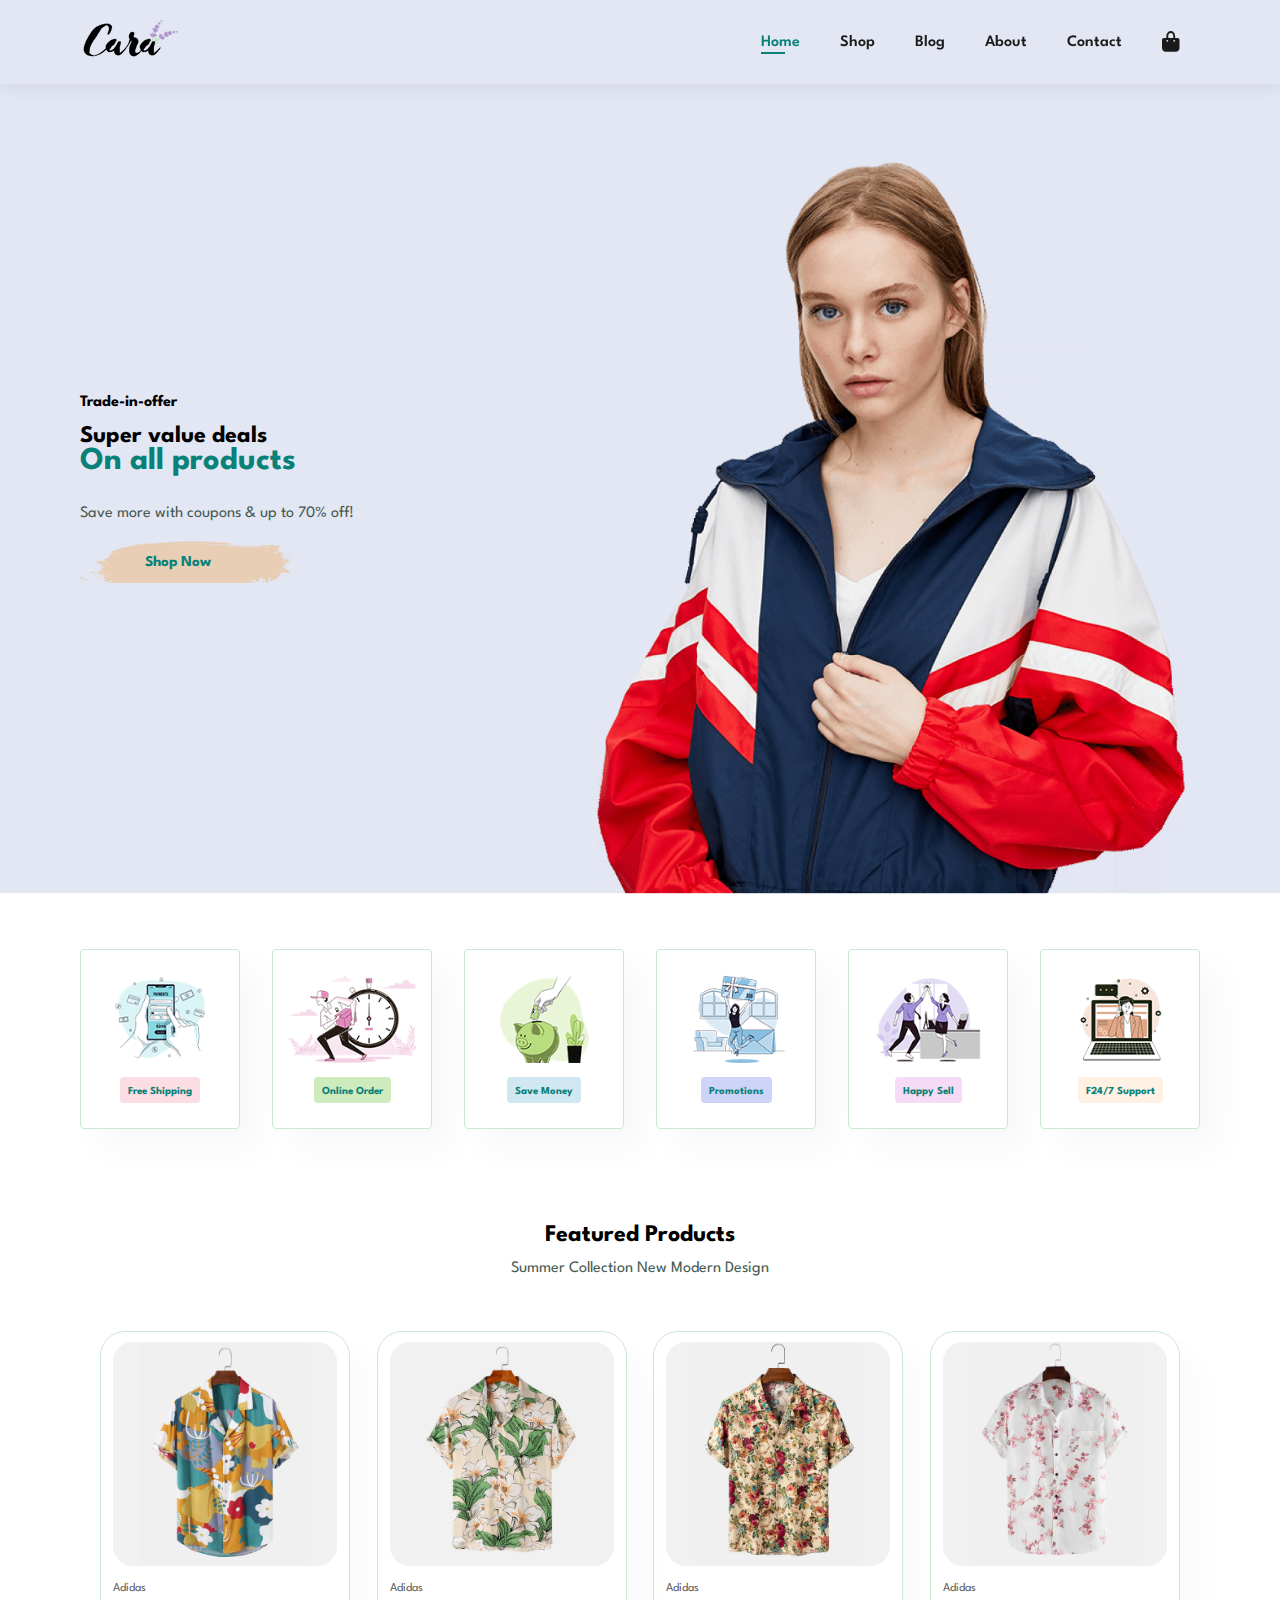
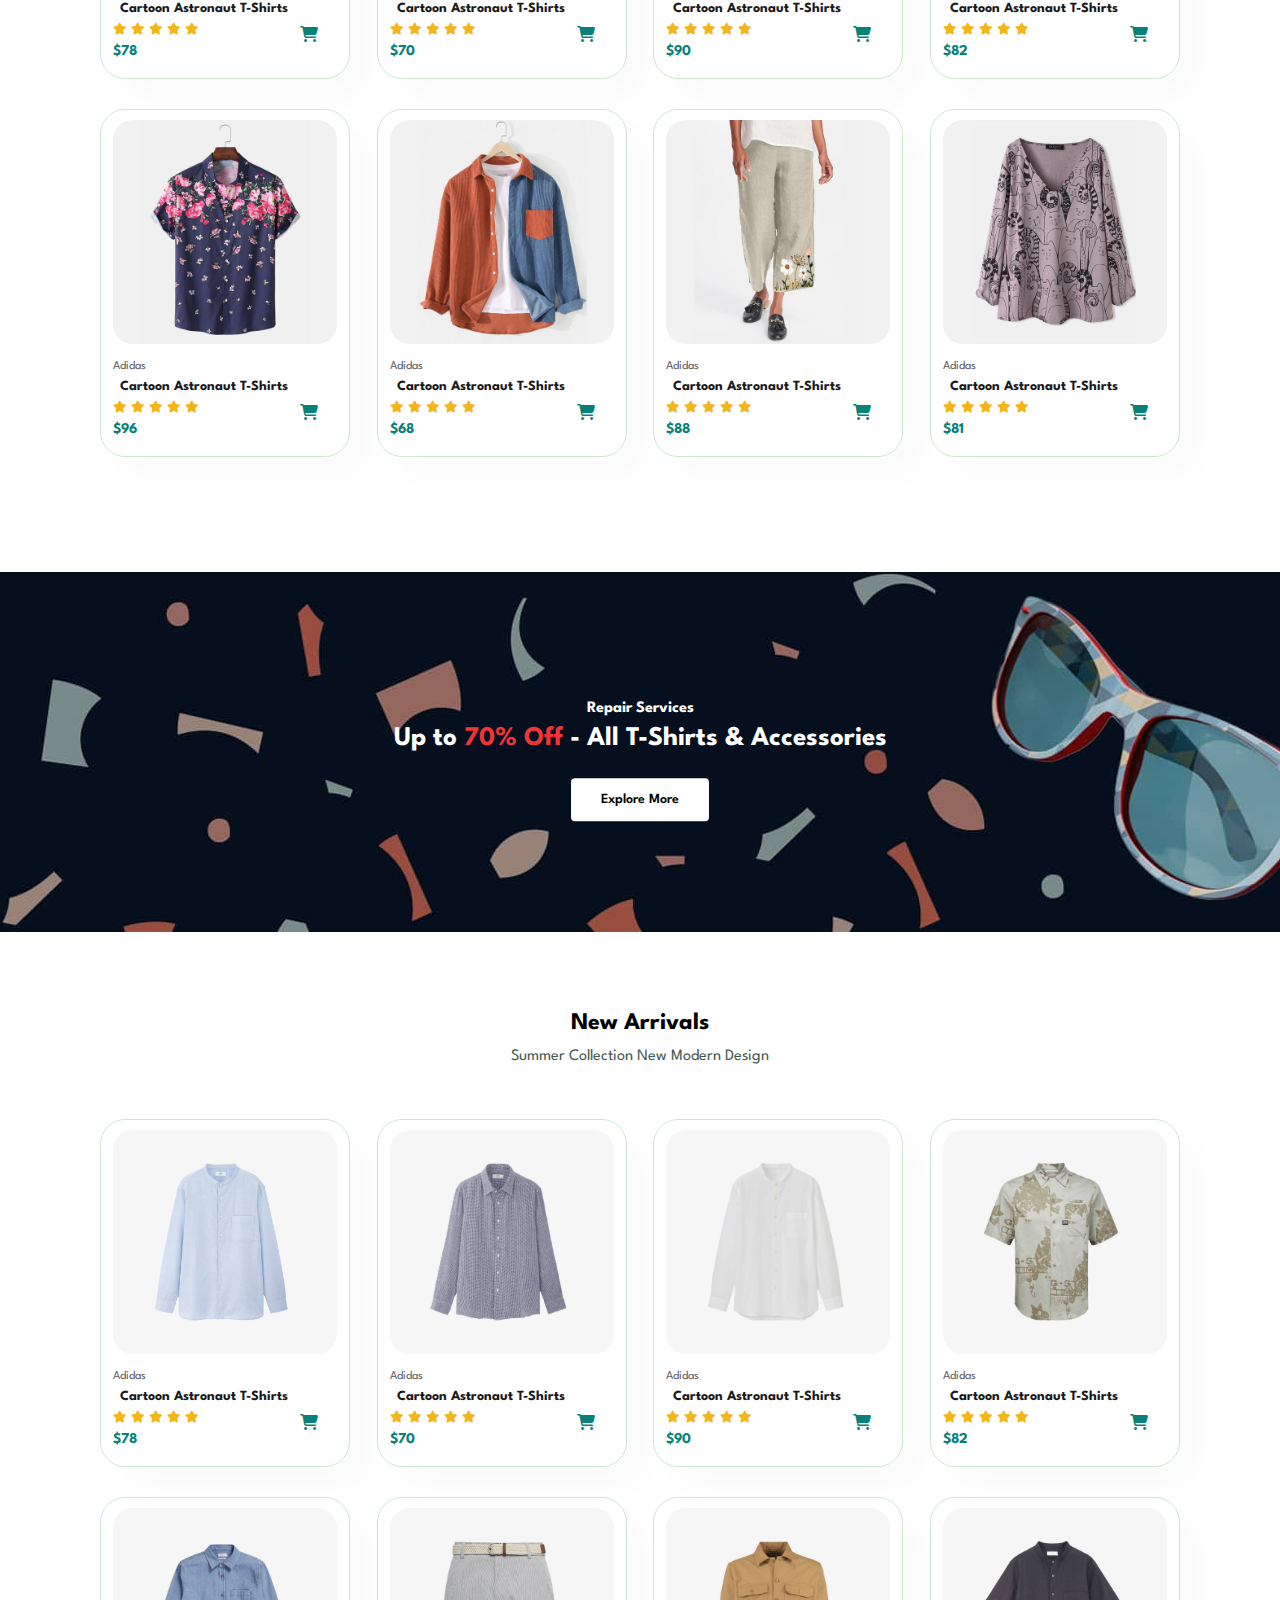
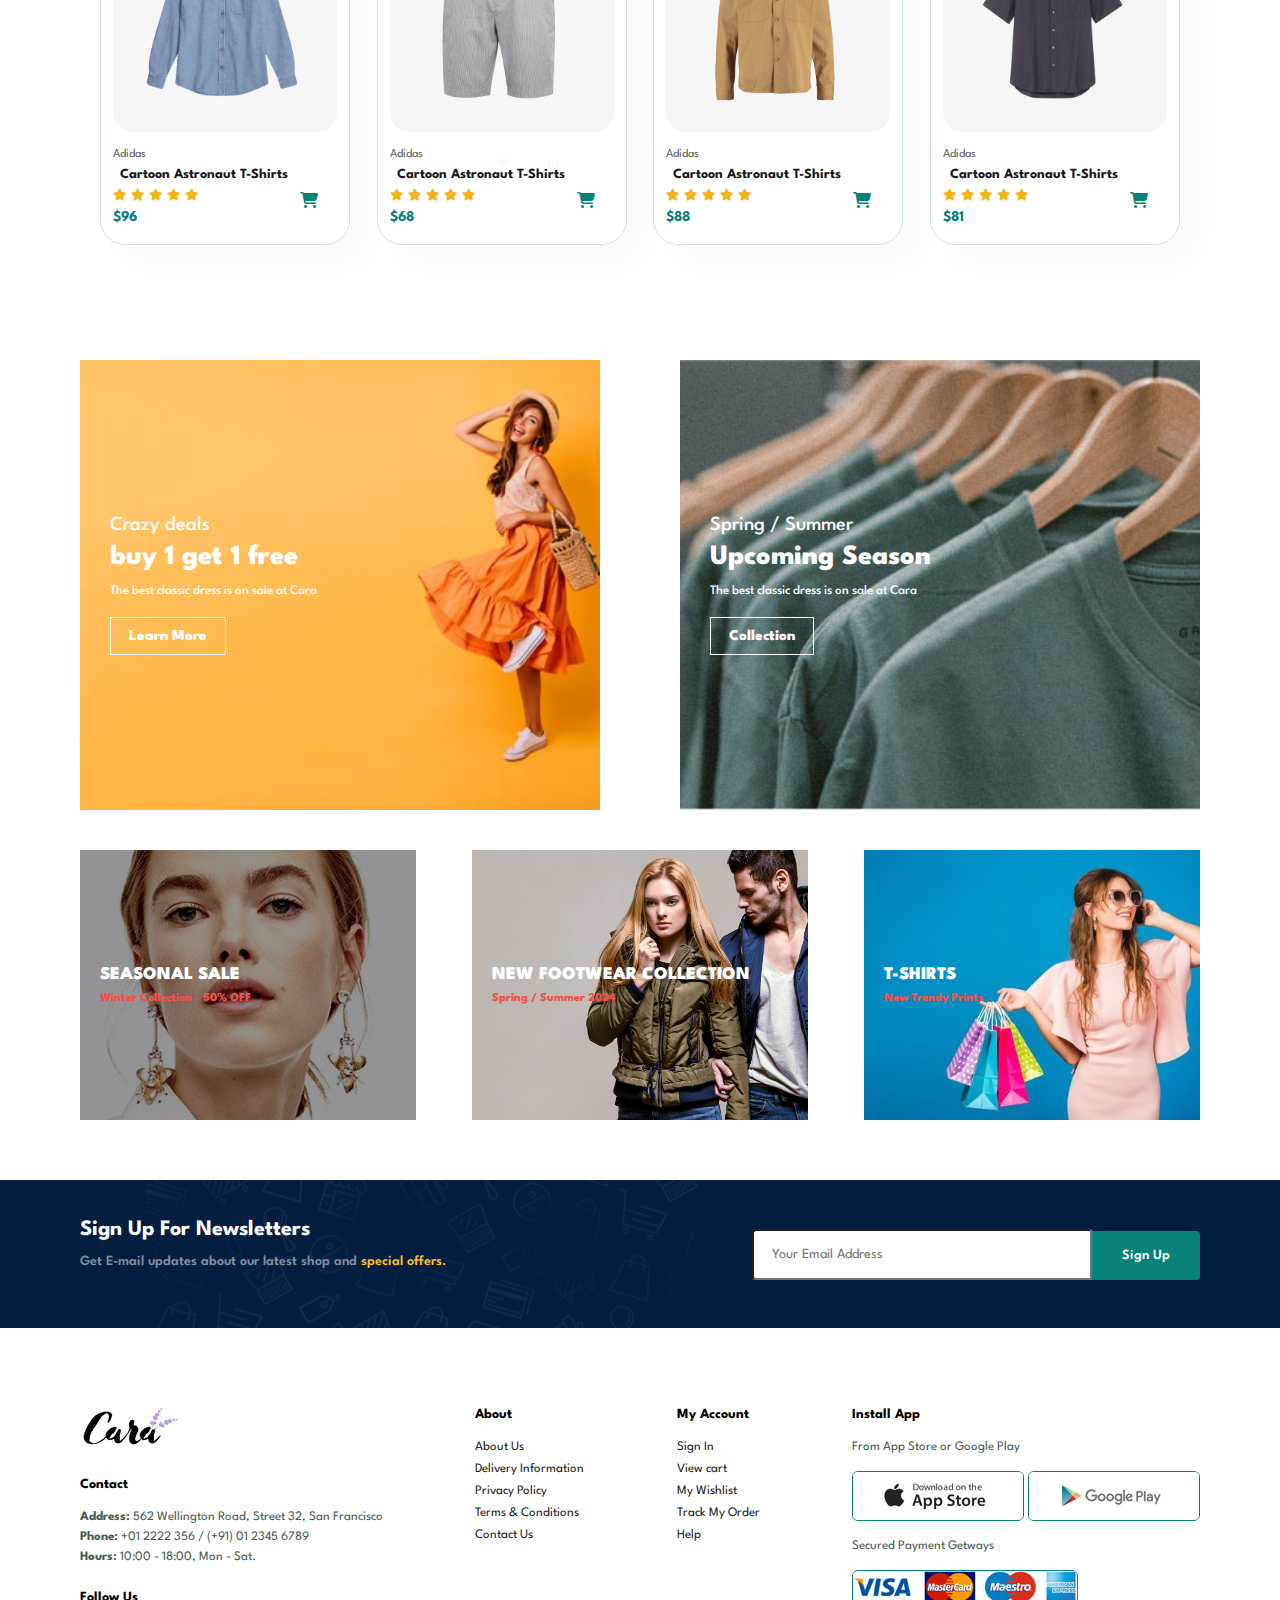
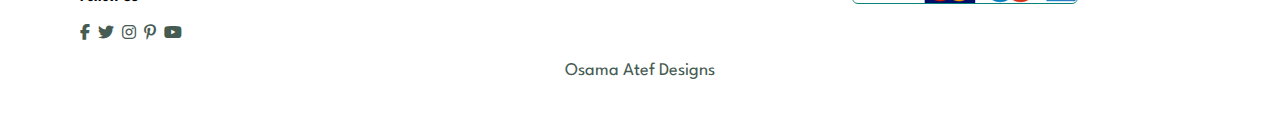
<file: index.html>
<!DOCTYPE html>
<html lang="en">
<head>
<meta charset="UTF-8">
<meta name="viewport" content="width=device-width, initial-scale=1.0">
<link rel="stylesheet" href="css/style.css">
<link rel="stylesheet" href="https://cdnjs.cloudflare.com/ajax/libs/font-awesome/6.4.0/css/all.min.css">
<title>E-commerce</title>
</head>
<body>
    
<section id="header">
<a href="#"><img src="img/logo.png" class="logo" alt=""></a>
<div>
<ul id="navbar">
<li>
<a class="active" href="index.html">Home</a>
</li>
<li>
<a href="shop.html">Shop</a>
</li>
<li>
<a href="blog.html">Blog</a>
</li>
<li>
<a href="about.html">About</a>
</li>
<li>
<a href="contact.html">Contact</a>
</li>
<li>
<a href="cart.html" id="leg-bag">
<i class="fa-solid fa-bag-shopping fa-flip" style="font-size: 20px;"></i>
</a>
</li>
<a href="#" id="close"><i class="fa-solid fa-xmark"></i></a>
</ul>
</div>
<div id="mobile">
<a href="#" id="leg-bag">
<i class="fa-solid fa-bag-shopping fa-flip" style="font-size: 20px;"></i>
</a>
<i id="bar" class="fas fa-outdent"></i>   
</div>
</section>

<section id="hero">
    <style>
        #hero{
        background-image: url("img/image.png");
        }
    </style>
    <h4>Trade-in-offer</h4>
    <h2>Super value deals</h2>
    <h1>On all products</h1><br>
    <p>Save more with coupons & up to 70% off!</p>
    <button>
        <style>
          #hero button{
            background-image: url(img/button.png);
          }
        </style>
        Shop Now
    </button>
</section>

<section id="feature" class="section-p1">
  <div class="fe-box">
    <img src="img/features/f1.png" alt="">
     <h6>Free Shipping</h6>
  </div>
  <div class="fe-box">
    <img src="img/features/f2.png" alt="">
     <h6>Online Order</h6>
  </div>
  <div class="fe-box">
    <img src="img/features/f3.png" alt="">
     <h6>Save Money</h6>
  </div>
  <div class="fe-box">
    <img src="img/features/f4.png" alt="">
     <h6>Promotions</h6>
  </div>
  <div class="fe-box">
    <img src="img/features/f5.png" alt="">
     <h6>Happy Sell</h6>
  </div>
  <div class="fe-box">
    <img src="img/features/f6.png" alt="">
     <h6>F24/7 Support</h6>
  </div>
</section>
<section id="product1" class="section-p1">
   <h2>Featured Products</h2>
   <p>Summer Collection New Modern Design</p>
   <div class="pro-container">
    <div class="pro">
    <img src="img/products/f1.jpg" alt="">
    <div class="des">
        <span>
            Adidas
        </span>
        <h5>Cartoon Astronaut T-Shirts</h5>
        <div class="star">
            <i class="fas fa-star"></i>
            <i class="fas fa-star"></i>
            <i class="fas fa-star"></i>
            <i class="fas fa-star"></i>
            <i class="fas fa-star"></i>
        </div>
        <h4>$78</h4>
    </div>
    <a href="#" class="cart"><i class="fa-solid fa-shopping-cart"></i></a>
    
    </div>
    <div class="pro">
        <img src="img/products/f2.jpg" alt="">
        <div class="des">
            <span>
                Adidas
            </span>
            <h5>Cartoon Astronaut T-Shirts</h5>
            <div class="star">
                <i class="fas fa-star"></i>
                <i class="fas fa-star"></i>
                <i class="fas fa-star"></i>
                <i class="fas fa-star"></i>
                <i class="fas fa-star"></i>
            </div>
            <h4>$70</h4>
        </div>
        <a href="#" class="cart"><i class="fa-solid fa-shopping-cart"></i></a>
        
        </div>
        <div class="pro">
            <img src="img/products/f3.jpg" alt="">
            <div class="des">
                <span>
                    Adidas
                </span>
                <h5>Cartoon Astronaut T-Shirts</h5>
                <div class="star">
                    <i class="fas fa-star"></i>
                    <i class="fas fa-star"></i>
                    <i class="fas fa-star"></i>
                    <i class="fas fa-star"></i>
                    <i class="fas fa-star"></i>
                </div>
                <h4>$90</h4>
            </div>
            <a href="#" class="cart"><i class="fa-solid fa-shopping-cart"></i></a>
            
            </div>
            <div class="pro">
                <img src="img/products/f4.jpg" alt="">
                <div class="des">
                    <span>
                        Adidas
                    </span>
                    <h5>Cartoon Astronaut T-Shirts</h5>
                    <div class="star">
                        <i class="fas fa-star"></i>
                        <i class="fas fa-star"></i>
                        <i class="fas fa-star"></i>
                        <i class="fas fa-star"></i>
                        <i class="fas fa-star"></i>
                    </div>
                    <h4>$82</h4>
                </div>
                <a href="#" class="cart"><i class="fa-solid fa-shopping-cart"></i></a>
                
                </div>
                <div class="pro">
                    <img src="img/products/f5.jpg" alt="">
                    <div class="des">
                        <span>
                            Adidas
                        </span>
                        <h5>Cartoon Astronaut T-Shirts</h5>
                        <div class="star">
                            <i class="fas fa-star"></i>
                            <i class="fas fa-star"></i>
                            <i class="fas fa-star"></i>
                            <i class="fas fa-star"></i>
                            <i class="fas fa-star"></i>
                        </div>
                        <h4>$96</h4>
                    </div>
                    <a href="#" class="cart"><i class="fa-solid fa-shopping-cart"></i></a>
                    
                    </div>
                    <div class="pro">
                        <img src="img/products/f6.jpg" alt="">
                        <div class="des">
                            <span>
                                Adidas
                            </span>
                            <h5>Cartoon Astronaut T-Shirts</h5>
                            <div class="star">
                                <i class="fas fa-star"></i>
                                <i class="fas fa-star"></i>
                                <i class="fas fa-star"></i>
                                <i class="fas fa-star"></i>
                                <i class="fas fa-star"></i>
                            </div>
                            <h4>$68</h4>
                        </div>
                        <a href="#" class="cart"><i class="fa-solid fa-shopping-cart"></i></a>
                        
                        </div>
                        <div class="pro">
                            <img src="img/products/f7.jpg" alt="">
                            <div class="des">
                                <span>
                                    Adidas
                                </span>
                                <h5>Cartoon Astronaut T-Shirts</h5>
                                <div class="star">
                                    <i class="fas fa-star"></i>
                                    <i class="fas fa-star"></i>
                                    <i class="fas fa-star"></i>
                                    <i class="fas fa-star"></i>
                                    <i class="fas fa-star"></i>
                                </div>
                                <h4>$88</h4>
                            </div>
                            <a href="#" class="cart"><i class="fa-solid fa-shopping-cart"></i></a>
                            
                            </div>
                            <div class="pro">
                                <img src="img/products/f8.jpg" alt="">
                                <div class="des">
                                    <span>
                                        Adidas
                                    </span>
                                    <h5>Cartoon Astronaut T-Shirts</h5>
                                    <div class="star">
                                        <i class="fas fa-star"></i>
                                        <i class="fas fa-star"></i>
                                        <i class="fas fa-star"></i>
                                        <i class="fas fa-star"></i>
                                        <i class="fas fa-star"></i>
                                    </div>
                                    <h4>$81</h4>
                                </div>
                                <a href="#" class="cart"><i class="fa-solid fa-shopping-cart"></i></a>
                                
                                </div>
   </div>
</section>
<section id="banner" class="section-m1"> 
    <style>
        #banner{
            background-image: url(img/banner/b2.jpg);
        }
    </style>
  <h4>Repair Services</h4>
  <h2>Up to <span>70% Off</span> - All T-Shirts & Accessories</h2>
  <button class="normal">Explore More</button>
</section>
<section id="product1" class="section-p1">
    <h2>New Arrivals</h2>
    <p>Summer Collection New Modern Design</p>
    <div class="pro-container">
     <div class="pro">
     <img src="img/products/n1.jpg" alt="">
     <div class="des">
         <span>
             Adidas
         </span>
         <h5>Cartoon Astronaut T-Shirts</h5>
         <div class="star">
             <i class="fas fa-star"></i>
             <i class="fas fa-star"></i>
             <i class="fas fa-star"></i>
             <i class="fas fa-star"></i>
             <i class="fas fa-star"></i>
         </div>
         <h4>$78</h4>
     </div>
     <a href="#" class="cart"><i class="fa-solid fa-shopping-cart"></i></a>
     
     </div>
     <div class="pro">
         <img src="img/products/n2.jpg" alt="">
         <div class="des">
             <span>
                 Adidas
             </span>
             <h5>Cartoon Astronaut T-Shirts</h5>
             <div class="star">
                 <i class="fas fa-star"></i>
                 <i class="fas fa-star"></i>
                 <i class="fas fa-star"></i>
                 <i class="fas fa-star"></i>
                 <i class="fas fa-star"></i>
             </div>
             <h4>$70</h4>
         </div>
         <a href="#" class="cart"><i class="fa-solid fa-shopping-cart"></i></a>
         
         </div>
         <div class="pro">
             <img src="img/products/n3.jpg" alt="">
             <div class="des">
                 <span>
                     Adidas
                 </span>
                 <h5>Cartoon Astronaut T-Shirts</h5>
                 <div class="star">
                     <i class="fas fa-star"></i>
                     <i class="fas fa-star"></i>
                     <i class="fas fa-star"></i>
                     <i class="fas fa-star"></i>
                     <i class="fas fa-star"></i>
                 </div>
                 <h4>$90</h4>
             </div>
             <a href="#" class="cart"><i class="fa-solid fa-shopping-cart"></i></a>
             
             </div>
             <div class="pro">
                 <img src="img/products/n4.jpg" alt="">
                 <div class="des">
                     <span>
                         Adidas
                     </span>
                     <h5>Cartoon Astronaut T-Shirts</h5>
                     <div class="star">
                         <i class="fas fa-star"></i>
                         <i class="fas fa-star"></i>
                         <i class="fas fa-star"></i>
                         <i class="fas fa-star"></i>
                         <i class="fas fa-star"></i>
                     </div>
                     <h4>$82</h4>
                 </div>
                 <a href="#" class="cart"><i class="fa-solid fa-shopping-cart"></i></a>
                 
                 </div>
                 <div class="pro">
                     <img src="img/products/n5.jpg" alt="">
                     <div class="des">
                         <span>
                             Adidas
                         </span>
                         <h5>Cartoon Astronaut T-Shirts</h5>
                         <div class="star">
                             <i class="fas fa-star"></i>
                             <i class="fas fa-star"></i>
                             <i class="fas fa-star"></i>
                             <i class="fas fa-star"></i>
                             <i class="fas fa-star"></i>
                         </div>
                         <h4>$96</h4>
                     </div>
                     <a href="#" class="cart"><i class="fa-solid fa-shopping-cart"></i></a>
                     
                     </div>
                     <div class="pro">
                         <img src="img/products/n6.jpg" alt="">
                         <div class="des">
                             <span>
                                 Adidas
                             </span>
                             <h5>Cartoon Astronaut T-Shirts</h5>
                             <div class="star">
                                 <i class="fas fa-star"></i>
                                 <i class="fas fa-star"></i>
                                 <i class="fas fa-star"></i>
                                 <i class="fas fa-star"></i>
                                 <i class="fas fa-star"></i>
                             </div>
                             <h4>$68</h4>
                         </div>
                         <a href="#" class="cart"><i class="fa-solid fa-shopping-cart"></i></a>
                         
                         </div>
                         <div class="pro">
                             <img src="img/products/n7.jpg" alt="">
                             <div class="des">
                                 <span>
                                     Adidas
                                 </span>
                                 <h5>Cartoon Astronaut T-Shirts</h5>
                                 <div class="star">
                                     <i class="fas fa-star"></i>
                                     <i class="fas fa-star"></i>
                                     <i class="fas fa-star"></i>
                                     <i class="fas fa-star"></i>
                                     <i class="fas fa-star"></i>
                                 </div>
                                 <h4>$88</h4>
                             </div>
                             <a href="#" class="cart"><i class="fa-solid fa-shopping-cart"></i></a>
                             
                             </div>
                             <div class="pro">
                                 <img src="img/products/n8.jpg" alt="">
                                 <div class="des">
                                     <span>
                                         Adidas
                                     </span>
                                     <h5>Cartoon Astronaut T-Shirts</h5>
                                     <div class="star">
                                         <i class="fas fa-star"></i>
                                         <i class="fas fa-star"></i>
                                         <i class="fas fa-star"></i>
                                         <i class="fas fa-star"></i>
                                         <i class="fas fa-star"></i>
                                     </div>
                                     <h4>$81</h4>
                                 </div>
                                 <a href="#" class="cart"><i class="fa-solid fa-shopping-cart"></i></a>
                                 
                                 </div>
    </div>
 </section>
 <section id="sm-banner" class="section-p1">
  <div class="banner-box">
    <style>
        #sm-banner .banner-box{
            background-image: url(img/banner/b17.jpg);
        }
    </style>
    <h4>Crazy deals</h4>
    <h2>buy 1 get 1 free</h2>
    <span>The best classic dress is on sale at Cara</span>
    <button class="white">Learn More</button>
  </div>
  <div class="banner-box banner-box2">
    <style>
        #sm-banner .banner-box2{
            background-image: url(img/banner/b10.jpg);
        }
    </style>
    <h4>Spring / Summer</h4>
    <h2>Upcoming Season</h2>
    <span>The best classic dress is on sale at Cara</span>
    <button  class="white">Collection</button>
  </div>
 </section>
 <section id="banner3">
    <div class="banner-box">
        <style>
            #banner3 .banner-box{
                background-image: url(img/banner/b7.jpg);
            }
        </style>
        <h2>SEASONAL SALE</h2>
        <h3>Winter Collection - 50% OFF</h3>
      </div>
      <div class="banner-box banner-box2">
        <style>
            #banner3 .banner-box2{
                background-image: url(img/banner/b4.jpg);
            }
        </style>
        <h2>NEW FOOTWEAR COLLECTION</h2>
        <h3>Spring / Summer 2024</h3>
      </div>
      <div class="banner-box banner-box3">
        <style>
            #banner3 .banner-box3{
                background-image: url(img/banner/b18.jpg);
            }
        </style>
        <h2>T-SHIRTS</h2>
        <h3>New Trendy Prints</h3>
      </div>
 </section>
 <section id="newsletter" class="section-p1 section-m1">
    <style>
        #newsletter{
            background-image: url(img/banner/b14.png);
        }
    </style>
     <div class="newstext">
      <h4>Sign Up For Newsletters</h4>
      <p>Get E-mail updates about our latest shop and <span>special offers.</span></p>
     </div>
     <div class="form">

      <input type="text" placeholder="Your Email Address">
      <button class="normal2">Sign Up</button>
     </div>
</section>
<footer class="section-p1">
<div class="col">
<img class="logo" src="img/logo.png" alt="">
<h4>Contact</h4>
<p><strong>Address: </strong> 562 Wellington Road, Street 32, San Francisco</p>
<p><strong>Phone: </strong> +01 2222 356 / (+91) 01 2345 6789</p>
<p><strong>Hours: </strong> 10:00 - 18:00, Mon - Sat.</p>
<div class="follow">
<h4>Follow Us</h4>
<div class="icon">
<i class="fab fa-facebook-f"></i>
<i class="fab fa-twitter"></i>
<i class="fab fa-instagram"></i>
<i class="fab fa-pinterest-p"></i>
<i class="fab fa-youtube"></i>
</div>
</div>
</div>
<div class="col">
<h4>About</h4>
<a href="#">About Us</a>
<a href="#">Delivery Information</a>
<a href="#">Privacy Policy</a>
<a href="#">Terms & Conditions</a>
<a href="#">Contact Us</a>
</div>
<div class="col">
<h4>My Account</h4>
<a href="#">Sign In</a>
<a href="#">View cart</a>
<a href="#">My Wishlist</a>
<a href="#">Track My Order</a>
<a href="#">Help</a>
</div>
<div class="col install">
<h4>Install App</h4>
<p> From App Store or Google Play</p>
<div class="row">
<img src="img/pay/app.jpg" alt="">
<img src="img/pay/play.jpg" alt="">
<p> Secured Payment Getways</p>
<img src="img/pay/pay.png" alt="">
</div>
</div>
<div class="copyright">
<p style="font-size: 18px;">Osama Atef Designs</p>
</div>
 </footer>
    <script src="js/script.js"></script>
</body>
</html>
</file>
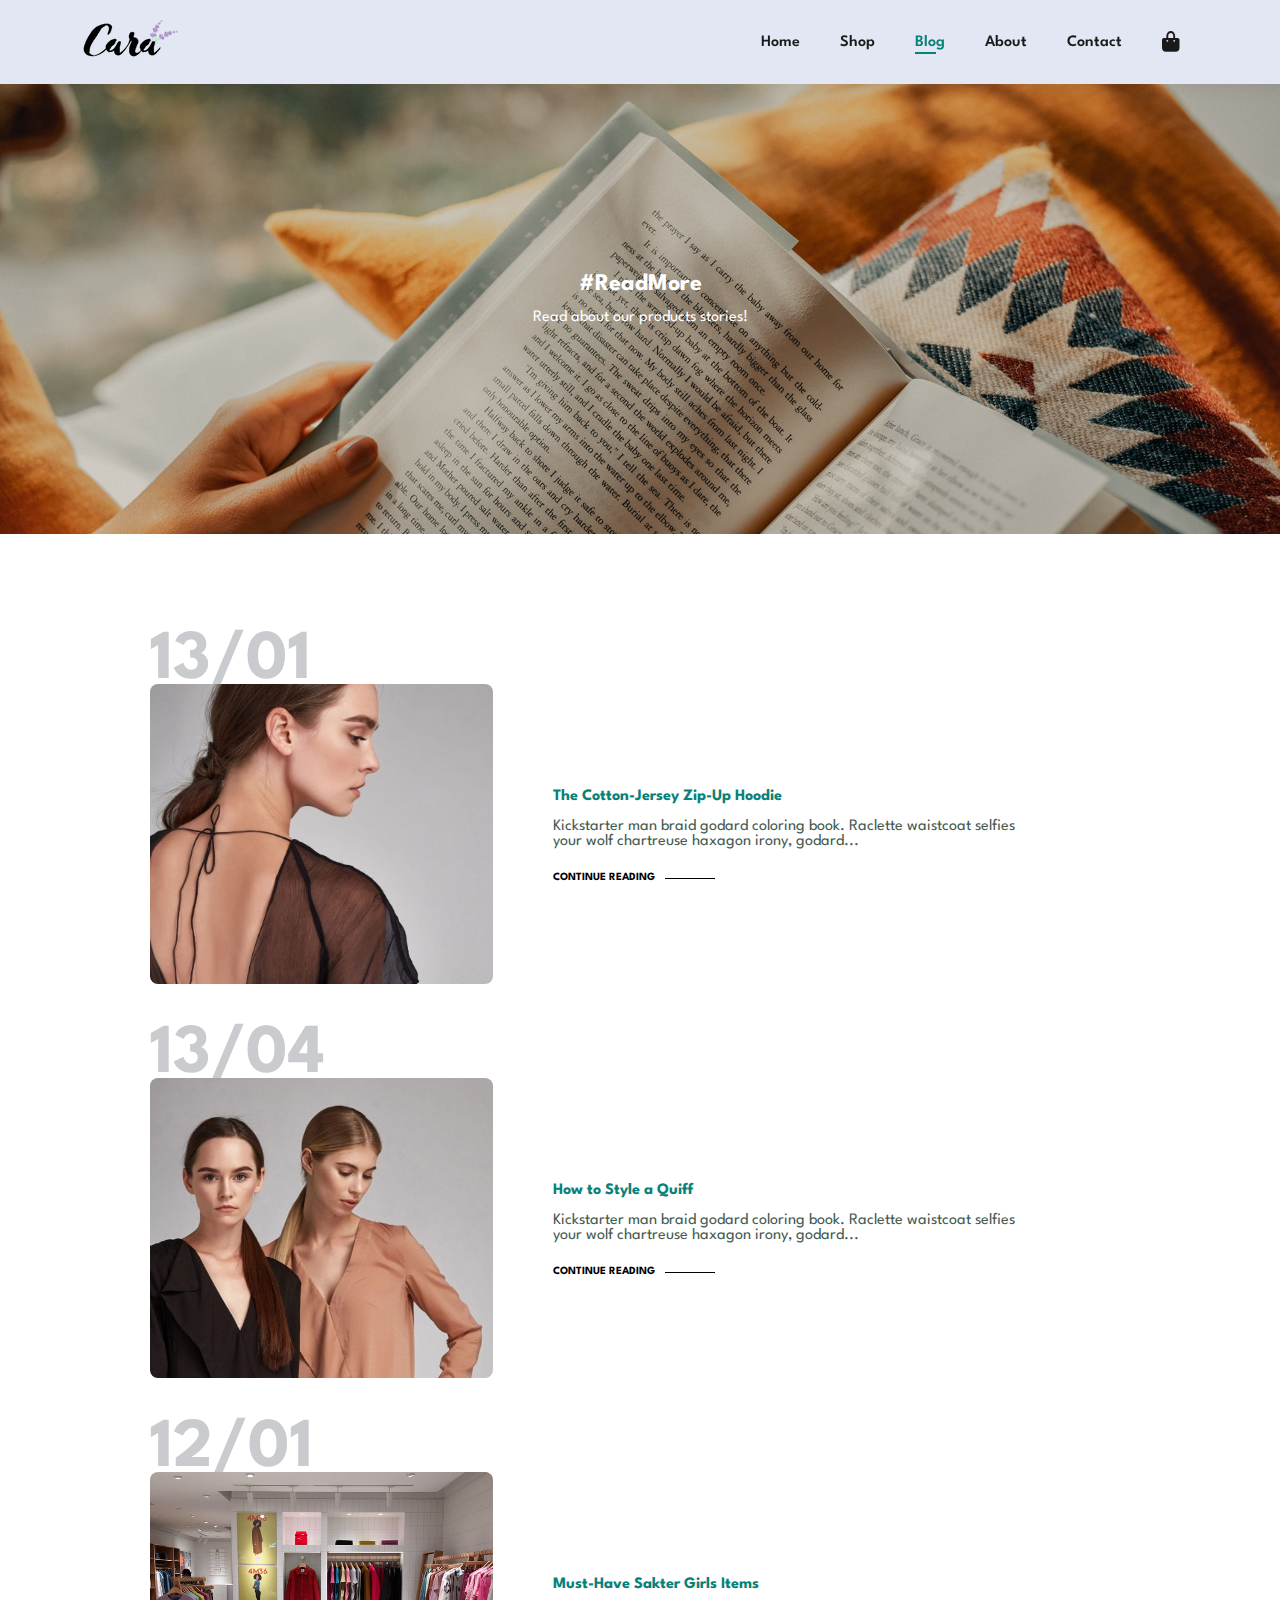
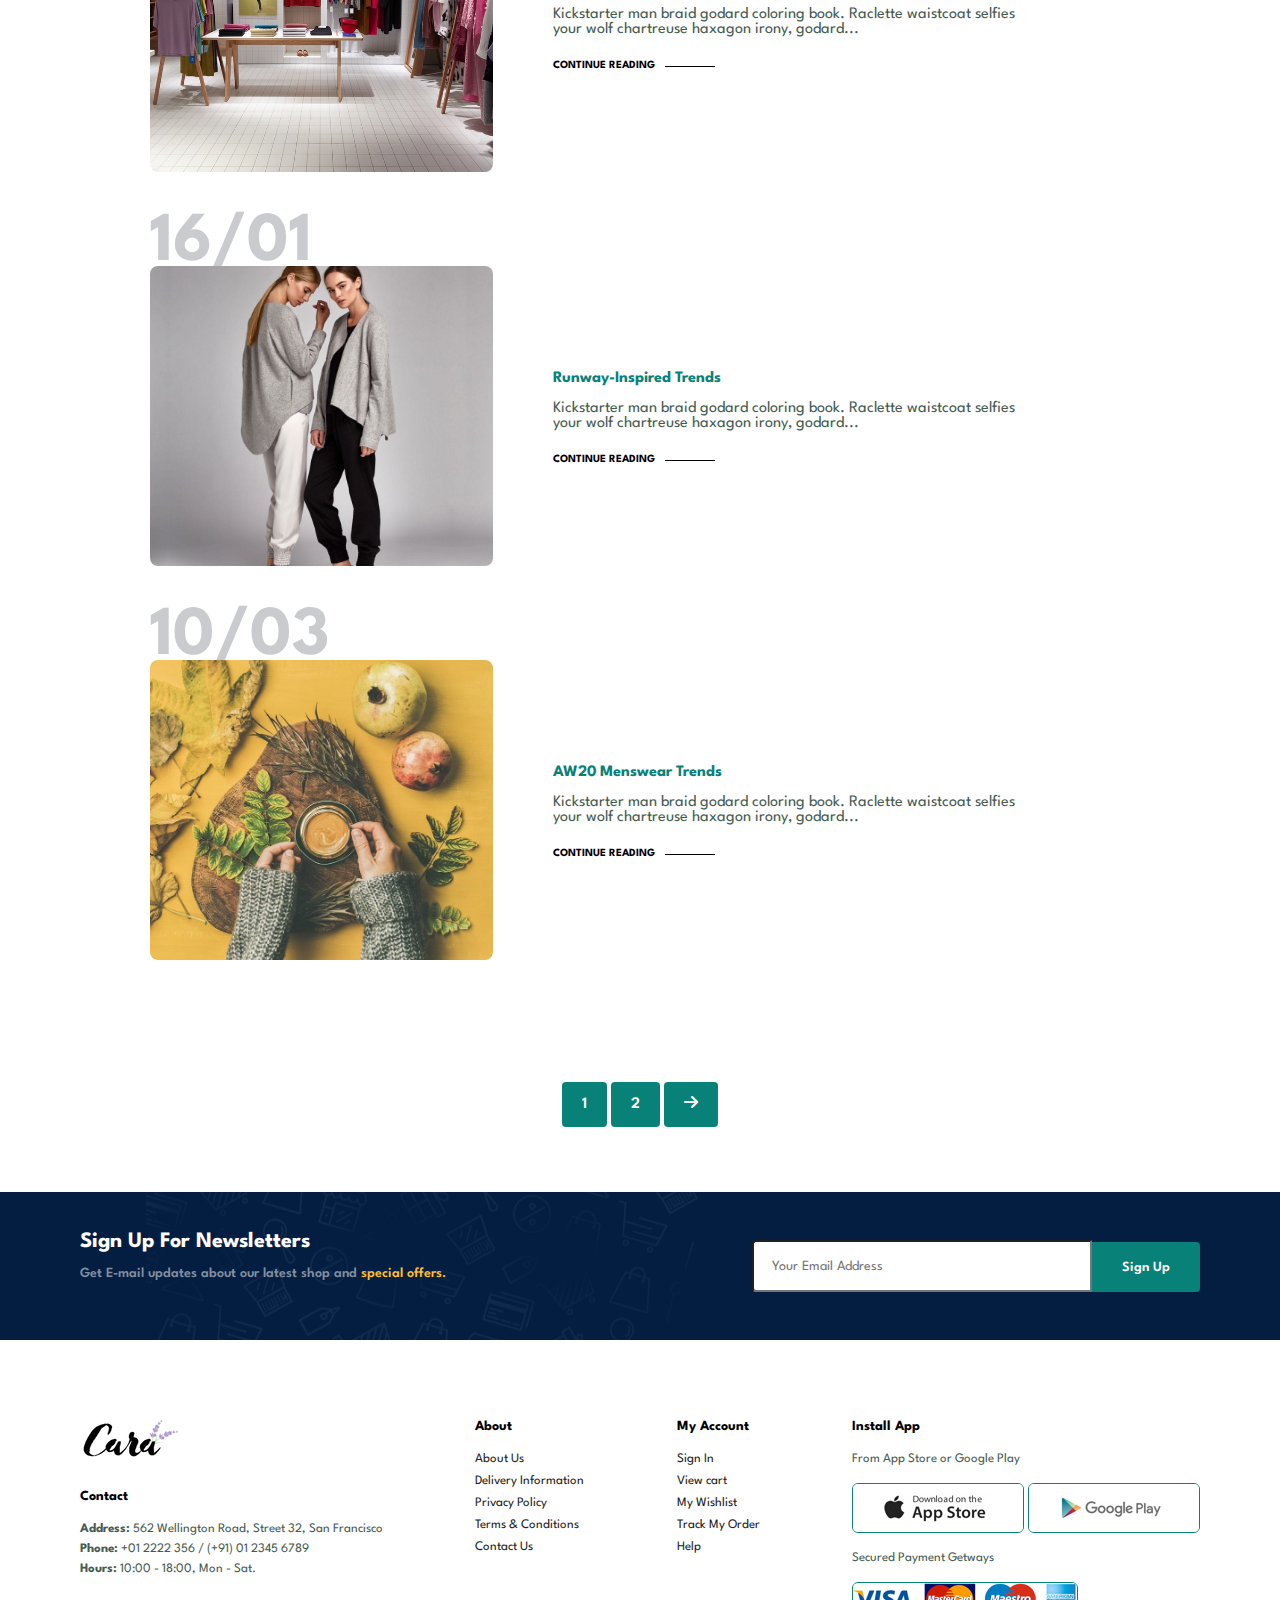
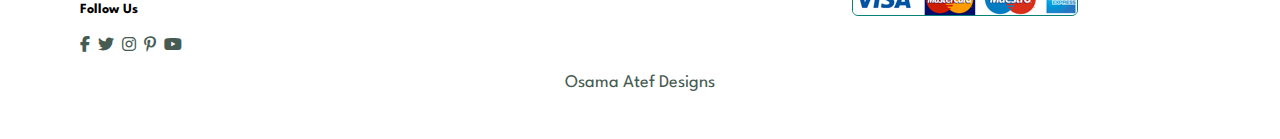
<file: blog.html>
<!DOCTYPE html>
<html lang="en">
<head>
    <meta charset="UTF-8">
    <meta name="viewport" content="width=device-width, initial-scale=1.0">
    <link rel="stylesheet" href="css/style.css">
    <link rel="stylesheet" href="https://cdnjs.cloudflare.com/ajax/libs/font-awesome/6.4.0/css/all.min.css">
    <title>E-commerce</title>
</head>
<body>
    
   <section id="header">
    <a href="#"><img src="img/logo.png" class="logo" alt=""></a>
    <div>
        <ul id="navbar">
        <li>
            <a href="index.html">Home</a>
        </li>
        <li>
            <a href="shop.html">Shop</a>
        </li>
        <li>
            <a href="blog.html"  class="active">Blog</a>
        </li>
        <li>
            <a href="about.html">About</a>
        </li>
        <li>
            <a href="contact.html">Contact</a>
        </li>
        <li>
            <a href="cart.html" id="leg-bag">
                <i class="fa-solid fa-bag-shopping fa-flip" style="font-size: 20px;"></i>
              </a>
        </li>
        <a href="#" id="close"><i class="fa-solid fa-xmark"></i></a>
        </ul>
    </div>
    <div id="mobile">
            <a href="#" id="leg-bag">
                <i class="fa-solid fa-bag-shopping fa-flip" style="font-size: 20px;"></i>
              </a>
        <i id="bar" class="fas fa-outdent"></i>
        

    </div>
   </section>

<section id="page-header" class="blog-header">
    <style>
        #page-header{
        background-image: url(img/banner/b19.jpg);
        }
    </style>
    <h2>#ReadMore</h2>
    <p>Read about our products stories!</p>
</section>
 <section id="blog">
<div class="blog-box">
    <div class="blog-img">
<img src="img/blog/b1.jpg" alt="">
    </div>
    <div class="blog-details">
<h4>The Cotton-Jersey Zip-Up Hoodie</h4>
<p>Kickstarter man braid godard coloring book. Raclette waistcoat
    selfies your wolf chartreuse haxagon irony, godard...
</p>
<a href="#">CONTINUE READING</a>
    </div>
    <h1>13/01</h1>
</div>
<div class="blog-box">
    <div class="blog-img">
<img src="img/blog/b2.jpg" alt="">
    </div>
    <div class="blog-details">
<h4>How to Style a Quiff</h4>
<p>Kickstarter man braid godard coloring book. Raclette waistcoat
    selfies your wolf chartreuse haxagon irony, godard...
</p>
<a href="#">CONTINUE READING</a>
    </div>
    <h1>13/04</h1>
</div>
<div class="blog-box">
    <div class="blog-img">
<img src="img/blog/b3.jpg" alt="">
    </div>
    <div class="blog-details">
<h4>Must-Have Sakter Girls Items</h4>
<p>Kickstarter man braid godard coloring book. Raclette waistcoat
    selfies your wolf chartreuse haxagon irony, godard...
</p>
<a href="#">CONTINUE READING</a>
    </div>
    <h1>12/01</h1>
</div>
<div class="blog-box">
    <div class="blog-img">
<img src="img/blog/b4.jpg" alt="">
    </div>
    <div class="blog-details">
<h4>Runway-Inspired Trends</h4>
<p>Kickstarter man braid godard coloring book. Raclette waistcoat
    selfies your wolf chartreuse haxagon irony, godard...
</p>
<a href="#">CONTINUE READING</a>
    </div>
    <h1>16/01</h1>
</div>
<div class="blog-box">
    <div class="blog-img">
<img src="img/blog/b6.jpg" alt="">
    </div>
    <div class="blog-details">
<h4>AW20 Menswear Trends</h4>
<p>Kickstarter man braid godard coloring book. Raclette waistcoat
    selfies your wolf chartreuse haxagon irony, godard...
</p>
<a href="#">CONTINUE READING</a>
    </div>
    <h1>10/03</h1>
</div>
 </section>
 <section id="pagination" class="section-p1">
<a href="#">1</a>
<a href="#">2</a>
<a href="#"><i class="fa-solid fa-arrow-right"></i></a>
   </section>
 <section id="newsletter" class="section-p1 section-m1">
    <style>
        #newsletter{
            background-image: url(img/banner/b14.png);
        }
    </style>
     <div class="newstext">
      <h4>Sign Up For Newsletters</h4>
      <p>Get E-mail updates about our latest shop and <span>special offers.</span></p>
     </div>
     <div class="form">

      <input type="text" placeholder="Your Email Address">
      <button class="normal2">Sign Up</button>
     </div>
 </section>
 <footer class="section-p1">
   <div class="col">
     <img class="logo" src="img/logo.png" alt="">
     <h4>Contact</h4>
     <p><strong>Address: </strong> 562 Wellington Road, Street 32, San Francisco</p>
     <p><strong>Phone: </strong> +01 2222 356 / (+91) 01 2345 6789</p>
     <p><strong>Hours: </strong> 10:00 - 18:00, Mon - Sat.</p>
     <div class="follow">
        <h4>Follow Us</h4>
     <div class="icon">
        <i class="fab fa-facebook-f"></i>
        <i class="fab fa-twitter"></i>
        <i class="fab fa-instagram"></i>
        <i class="fab fa-pinterest-p"></i>
        <i class="fab fa-youtube"></i>
     </div>

     </div>
   </div>
   <div class="col">
       <h4>About</h4>
       <a href="#">About Us</a>
       <a href="#">Delivery Information</a>
       <a href="#">Privacy Policy</a>
       <a href="#">Terms & Conditions</a>
       <a href="#">Contact Us</a>

   </div>
   <div class="col">
    <h4>My Account</h4>
    <a href="#">Sign In</a>
    <a href="#">View cart</a>
    <a href="#">My Wishlist</a>
    <a href="#">Track My Order</a>
    <a href="#">Help</a>

</div>
<div class="col install">
    <h4>Install App</h4>
    <p> From App Store or Google Play</p>
    <div class="row">
        <img src="img/pay/app.jpg" alt="">
        <img src="img/pay/play.jpg" alt="">
        <p> Secured Payment Getways</p>
        <img src="img/pay/pay.png" alt="">
    </div>
</div>
  <div class="copyright">
    <p style="font-size: 18px;">Osama Atef Designs</p>
  </div>
 </footer>
<script src="js/script.js"></script>
</body>
</html>
</file>
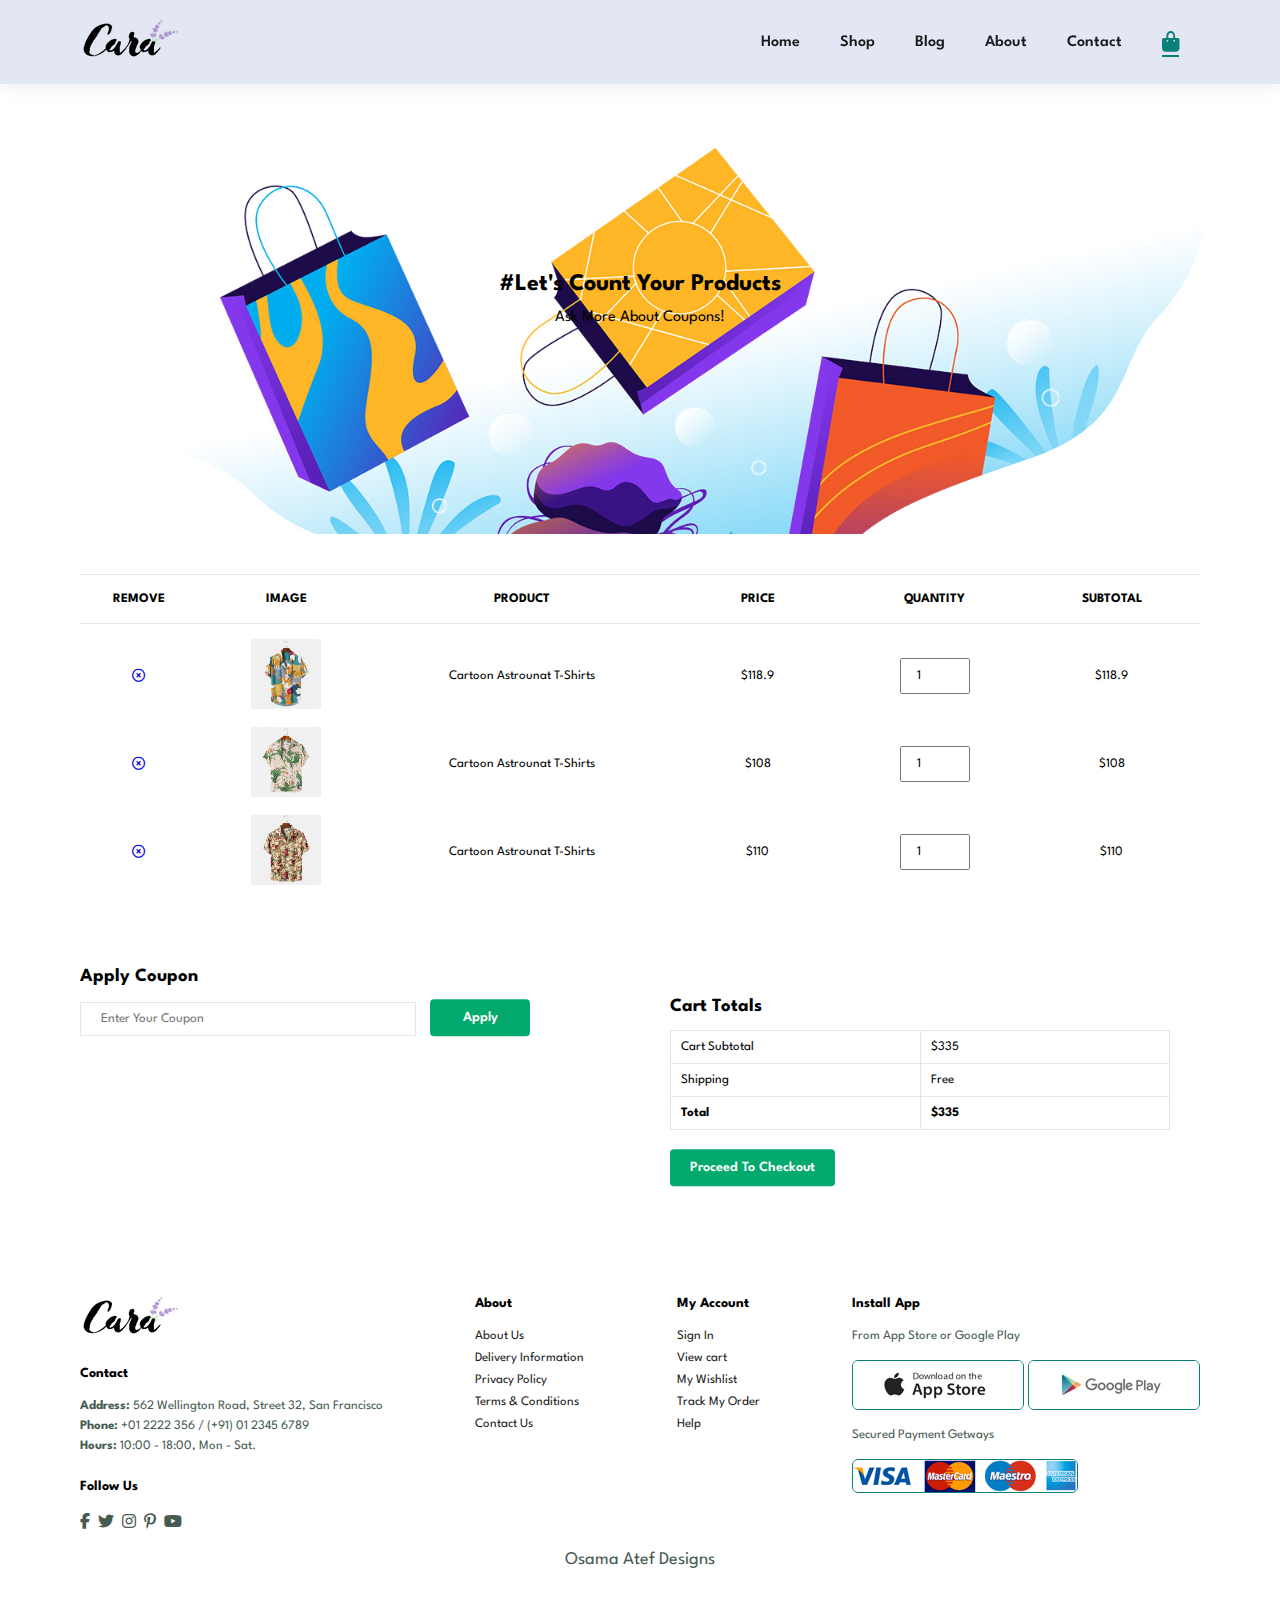
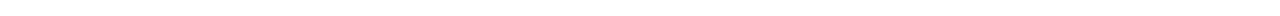
<file: cart.html>
<!DOCTYPE html>
<html lang="en">
<head>
    <meta charset="UTF-8">
    <meta name="viewport" content="width=device-width, initial-scale=1.0">
    <link rel="stylesheet" href="css/style.css">
    <link rel="stylesheet" href="https://cdnjs.cloudflare.com/ajax/libs/font-awesome/6.4.0/css/all.min.css">
    <title>E-commerce</title>
</head>
<body>
    
   <section id="header">
    <a href="#"><img src="img/logo.png" class="logo" alt=""></a>
    <div>
        <ul id="navbar">
        <li>
            <a href="index.html">Home</a>
        </li>
        <li>
            <a href="shop.html">Shop</a>
        </li>
        <li>
            <a href="blog.html">Blog</a>
        </li>
        <li>
            <a href="about.html">About</a>
        </li>
        <li>
            <a href="contact.html">Contact</a>
        </li>
        <li>
            <a href="cart.html" id="leg-bag" class="active">
                <i class="fa-solid fa-bag-shopping fa-flip" style="font-size: 20px;"></i>
              </a>
        </li>
        <a href="#" id="close"><i class="fa-solid fa-xmark"></i></a>
        </ul>
    </div>
    <div id="mobile">
            <a href="#" id="leg-bag">
                <i class="fa-solid fa-bag-shopping fa-flip" style="font-size: 20px;"></i>
              </a>
        <i id="bar" class="fas fa-outdent"></i>
        

    </div>
   </section>

<section id="page-header" class="blog-header">
    <style>
        #page-header{
        background-image: url(img/about/a5.jpg);
        width: 100%;
        }
    </style>
    <h2 style="color: black;">#Let's Count Your Products</h2>
    <p style="color: black;">Ask More About Coupons!</p>
</section>
<section id="cart" class="section-p1">
<table width="100%">
    <thead>
        <tr>
            <td>REMOVE</td>
            <td>Image</td>
            <td>Product</td>
            <td>Price</td>
            <td>Quantity</td>
            <td>Subtotal</td>
        </tr>
    </thead>
    <tbody>
        <tr>
            <td>
           <a href="#"><i class="far fa-times-circle"></i></a>
            </td>
            <td><img src="img/products/f1.jpg" alt=""></td>
            <td>Cartoon Astrounat T-Shirts</td>
            <td>$118.9</td>
            <td><input type="number" value="1"></td>
            <td>$118.9</td>
        </tr>
        <tr>
            <td>
           <a href="#"><i class="far fa-times-circle"></i></a>
            </td>
            <td><img src="img/products/f2.jpg" alt=""></td>
            <td>Cartoon Astrounat T-Shirts</td>
            <td>$108</td>
            <td><input type="number" value="1"></td>
            <td>$108</td>
        </tr>
        <tr>
            <td>
           <a href="#"><i class="far fa-times-circle"></i></a>
            </td>
            <td><img src="img/products/f3.jpg" alt=""></td>
            <td>Cartoon Astrounat T-Shirts</td>
            <td>$110</td>
            <td><input type="number" value="1"></td>
            <td>$110</td>
        </tr>
    </tbody>
</table>
</section>
<section id="cart-add" class="section-p1">
    <div id="coupon">
        <h3>Apply Coupon</h3>
        <div>
            <input type="text" placeholder="Enter Your Coupon">
            <button class="normal">Apply</button>
        </div>
    </div>
    <div id="subtotal">
        <h3>Cart Totals</h3>
        <table>
            <tr>
                <td>Cart Subtotal</td>
                <td>$335</td>
            </tr>
            <tr>
                <td>Shipping</td>
                <td>Free</td>
            </tr>
            <tr>
                <td><strong>Total</strong></td>
                <td><strong>$335</strong></td>

            </tr>
        </table>
        <button class="normal">Proceed To Checkout</button>
    </div>
</section>
 <footer class="section-p1">
   <div class="col">
     <img class="logo" src="img/logo.png" alt="">
     <h4>Contact</h4>
     <p><strong>Address: </strong> 562 Wellington Road, Street 32, San Francisco</p>
     <p><strong>Phone: </strong> +01 2222 356 / (+91) 01 2345 6789</p>
     <p><strong>Hours: </strong> 10:00 - 18:00, Mon - Sat.</p>
     <div class="follow">
        <h4>Follow Us</h4>
     <div class="icon">
        <i class="fab fa-facebook-f"></i>
        <i class="fab fa-twitter"></i>
        <i class="fab fa-instagram"></i>
        <i class="fab fa-pinterest-p"></i>
        <i class="fab fa-youtube"></i>
     </div>

     </div>
   </div>
   <div class="col">
       <h4>About</h4>
       <a href="#">About Us</a>
       <a href="#">Delivery Information</a>
       <a href="#">Privacy Policy</a>
       <a href="#">Terms & Conditions</a>
       <a href="#">Contact Us</a>

   </div>
   <div class="col">
    <h4>My Account</h4>
    <a href="#">Sign In</a>
    <a href="#">View cart</a>
    <a href="#">My Wishlist</a>
    <a href="#">Track My Order</a>
    <a href="#">Help</a>

</div>
<div class="col install">
    <h4>Install App</h4>
    <p> From App Store or Google Play</p>
    <div class="row">
        <img src="img/pay/app.jpg" alt="">
        <img src="img/pay/play.jpg" alt="">
        <p> Secured Payment Getways</p>
        <img src="img/pay/pay.png" alt="">
    </div>
</div>
  <div class="copyright">
    <p style="font-size: 18px;">Osama Atef Designs</p>
  </div>
 </footer>
<script src="js/script.js"></script>
</body>
</html>
</file>
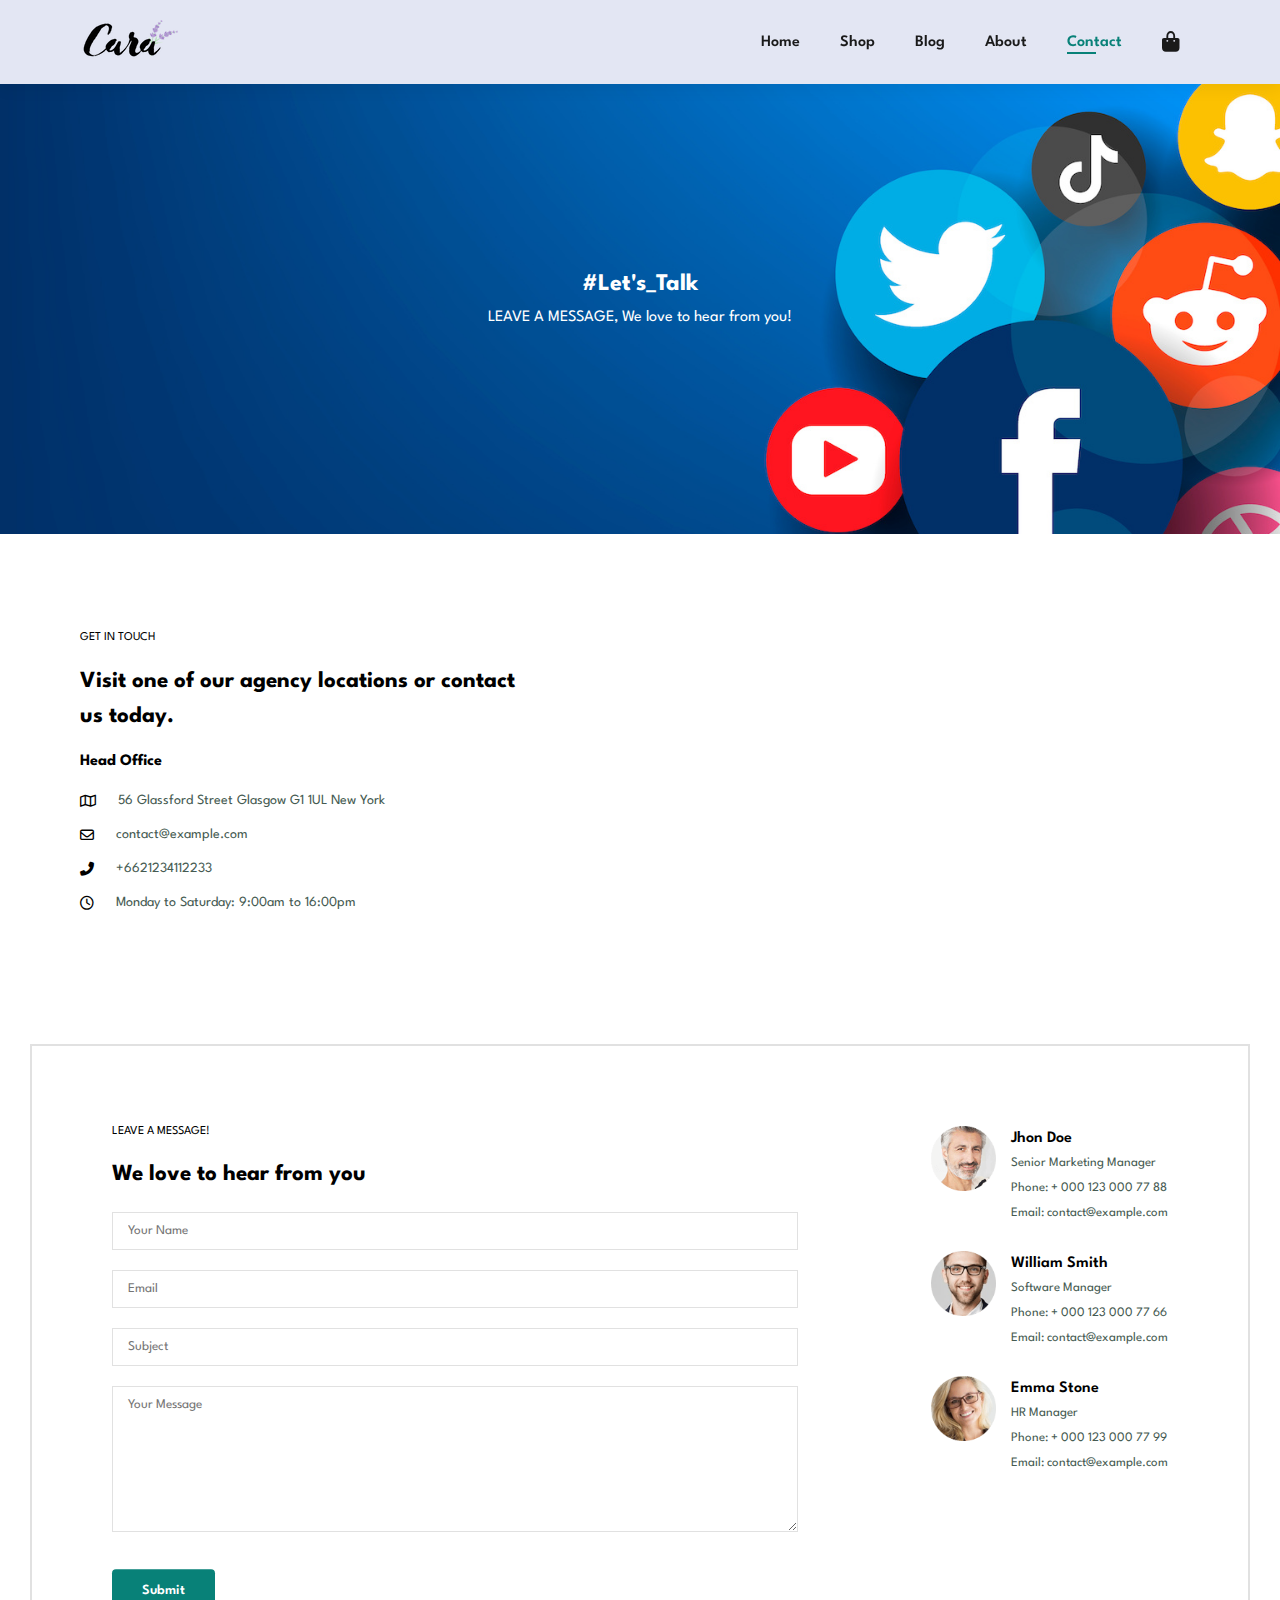
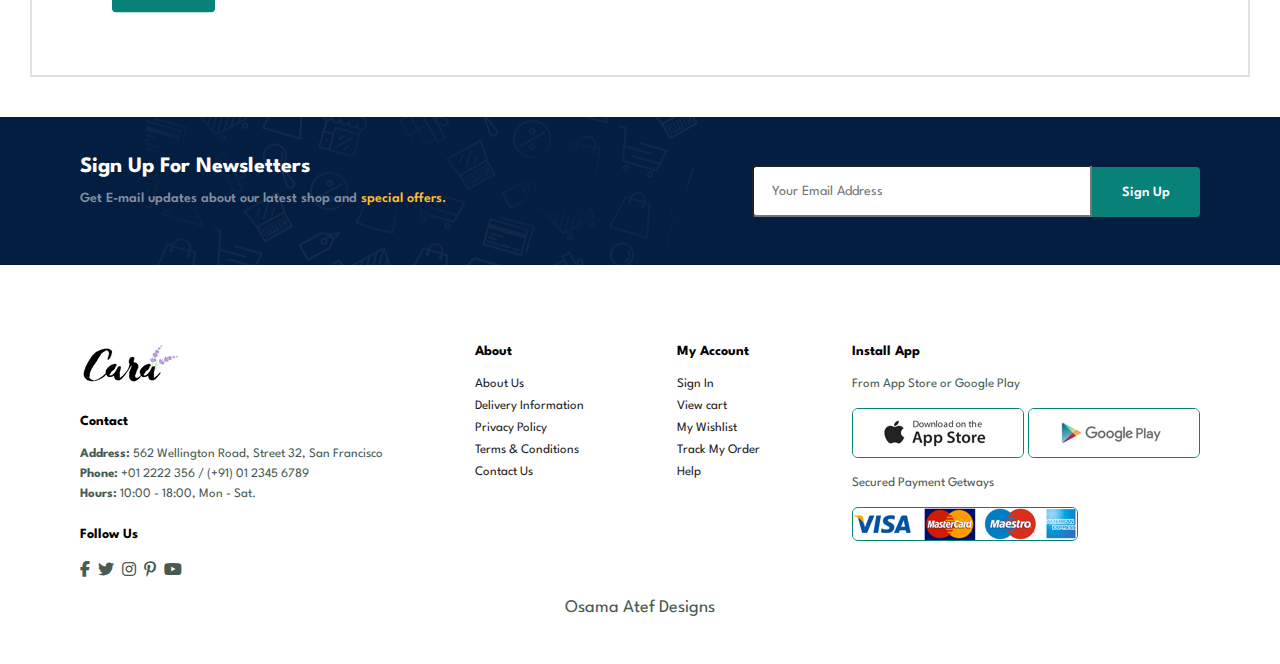
<file: contact.html>
<!DOCTYPE html>
<html lang="en">
<head>
    <meta charset="UTF-8">
    <meta name="viewport" content="width=device-width, initial-scale=1.0">
    <link rel="stylesheet" href="css/style.css">
    <link rel="stylesheet" href="https://cdnjs.cloudflare.com/ajax/libs/font-awesome/6.4.0/css/all.min.css">
    <title>E-commerce</title>
</head>
<body>
    
   <section id="header">
    <a href="#"><img src="img/logo.png" class="logo" alt=""></a>
    <div>
        <ul id="navbar">
        <li>
            <a href="index.html">Home</a>
        </li>
        <li>
            <a href="shop.html">Shop</a>
        </li>
        <li>
            <a href="blog.html">Blog</a>
        </li>
        <li>
            <a href="about.html">About</a>
        </li>
        <li>
            <a href="contact.html" class="active">Contact</a>
        </li>
        <li>
            <a href="cart.html" id="leg-bag">
                <i class="fa-solid fa-bag-shopping fa-flip" style="font-size: 20px;"></i>
              </a>
        </li>
        <a href="#" id="close"><i class="fa-solid fa-xmark"></i></a>
        </ul>
    </div>
    <div id="mobile">
            <a href="#" id="leg-bag">
                <i class="fa-solid fa-bag-shopping fa-flip" style="font-size: 20px;"></i>
              </a>
        <i id="bar" class="fas fa-outdent"></i>
        

    </div>
   </section>

<section id="page-header" class="blog-header">
    <style>
        #page-header{
        background-image: url(img/4.jpeg);
        width: 100%;
        }
    </style>
    <h2>#Let's_Talk</h2>
    <p>LEAVE A MESSAGE, We love to hear from you!</p>
</section>
<section id="contact-details" class="section-p1">
    <div class="details">
    <span>GET IN TOUCH</span>
    <h2>Visit one of our agency locations or contact us today.</h2>
    <h3>Head Office</h3>
    <div>
<li>
<i class="fa-regular fa-map"></i>
<p>56 Glassford Street Glasgow G1 1UL New York</p>
</li>
<li>
<i class="far fa-envelope"></i>
<p>contact@example.com</p>
</li>
<li>
<i class="fas fa-phone-alt"></i>
<p>+6621234112233</p>
</li>
<li>
<i class="far fa-clock"></i>
<p>Monday to Saturday: 9:00am to 16:00pm</p>
</li>
    </div>
    </div>
<div class="map">
    <iframe src="https://www.google.com/maps/embed?pb=!1m18!1m12!1m3!1d79041.6380981635!2d-1.1651866129491177!3d51.75038749187171!2m3!1f0!2f0!3f0!3m2!1i1024!2i768!4f13.1!3m3!1m2!1s0x48713380adc41faf%3A0xc820dba8cb547402!2z2KPZg9iz2YHZiNix2K_YjCDYp9mE2YXZhdmE2YPYqSDYp9mE2YXYqtit2K_YqQ!5e0!3m2!1sar!2seg!4v1695125857113!5m2!1sar!2seg" width="600" height="450" style="border:0;" allowfullscreen="" loading="lazy" referrerpolicy="no-referrer-when-downgrade"></iframe>

</div>
</section>
<section id="form-details">
<form action="">
    <span>LEAVE A MESSAGE!</span>
    <h2>We love to hear from you</h2>
 <input type="text" placeholder="Your Name">
 <input type="text" placeholder="Email">
 <input type="text" placeholder="Subject">
 <textarea name="" id="" cols="30" rows="10" placeholder="Your Message"></textarea>
 <button class="normal">Submit</button>
</form>
<div class="people">
<div>
    <img src="img/people/1.png" alt="">
    <p><span>Jhon Doe</span> Senior Marketing Manager<br> Phone: + 000 123 000 77 88
    <br>Email: contact@example.com </p>
</div>
<div>
    <img src="img/people/2.png" alt="">
    <p><span>William Smith</span> Software Manager<br> Phone: + 000 123 000 77 66
    <br>Email: contact@example.com </p>
</div>
<div>
    <img src="img/people/3.png" alt="">
    <p><span>Emma Stone</span> HR Manager<br> Phone: + 000 123 000 77 99
    <br>Email: contact@example.com </p>
</div>
</div>
</section>
  <section id="newsletter" class="section-p1 section-m1">
    <style>
        #newsletter{
            background-image: url(img/banner/b14.png);
        }
    </style>
     <div class="newstext">
      <h4>Sign Up For Newsletters</h4>
      <p>Get E-mail updates about our latest shop and <span>special offers.</span></p>
     </div>
     <div class="form">

      <input type="text" placeholder="Your Email Address">
      <button class="normal2">Sign Up</button>
     </div>
</section>
 <footer class="section-p1">
   <div class="col">
     <img class="logo" src="img/logo.png" alt="">
     <h4>Contact</h4>
     <p><strong>Address: </strong> 562 Wellington Road, Street 32, San Francisco</p>
     <p><strong>Phone: </strong> +01 2222 356 / (+91) 01 2345 6789</p>
     <p><strong>Hours: </strong> 10:00 - 18:00, Mon - Sat.</p>
     <div class="follow">
        <h4>Follow Us</h4>
     <div class="icon">
        <i class="fab fa-facebook-f"></i>
        <i class="fab fa-twitter"></i>
        <i class="fab fa-instagram"></i>
        <i class="fab fa-pinterest-p"></i>
        <i class="fab fa-youtube"></i>
     </div>

     </div>
   </div>
   <div class="col">
       <h4>About</h4>
       <a href="#">About Us</a>
       <a href="#">Delivery Information</a>
       <a href="#">Privacy Policy</a>
       <a href="#">Terms & Conditions</a>
       <a href="#">Contact Us</a>

   </div>
   <div class="col">
    <h4>My Account</h4>
    <a href="#">Sign In</a>
    <a href="#">View cart</a>
    <a href="#">My Wishlist</a>
    <a href="#">Track My Order</a>
    <a href="#">Help</a>

</div>
<div class="col install">
    <h4>Install App</h4>
    <p> From App Store or Google Play</p>
    <div class="row">
        <img src="img/pay/app.jpg" alt="">
        <img src="img/pay/play.jpg" alt="">
        <p> Secured Payment Getways</p>
        <img src="img/pay/pay.png" alt="">
    </div>
</div>
  <div class="copyright">
    <p style="font-size: 18px;">Osama Atef Designs</p>
  </div>
 </footer>
<script src="js/script.js"></script>
</body>
</html>
</file>
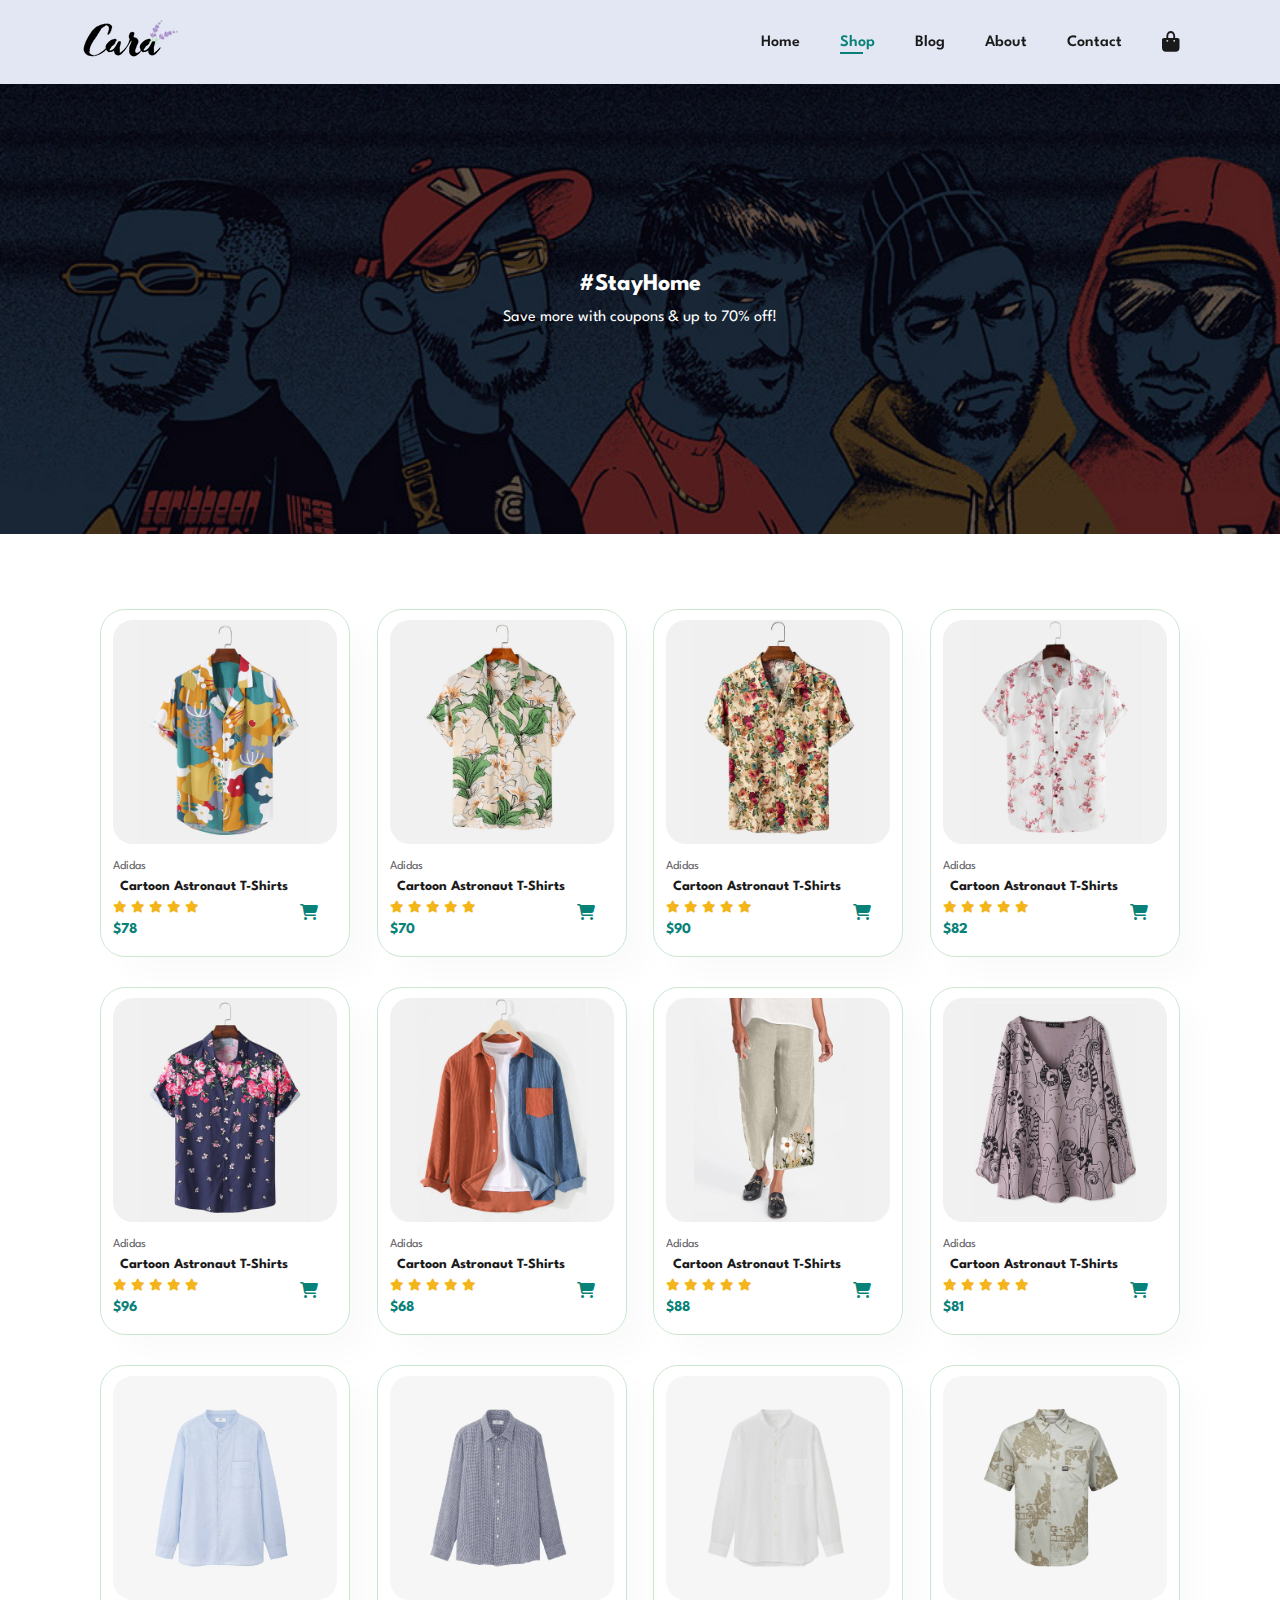
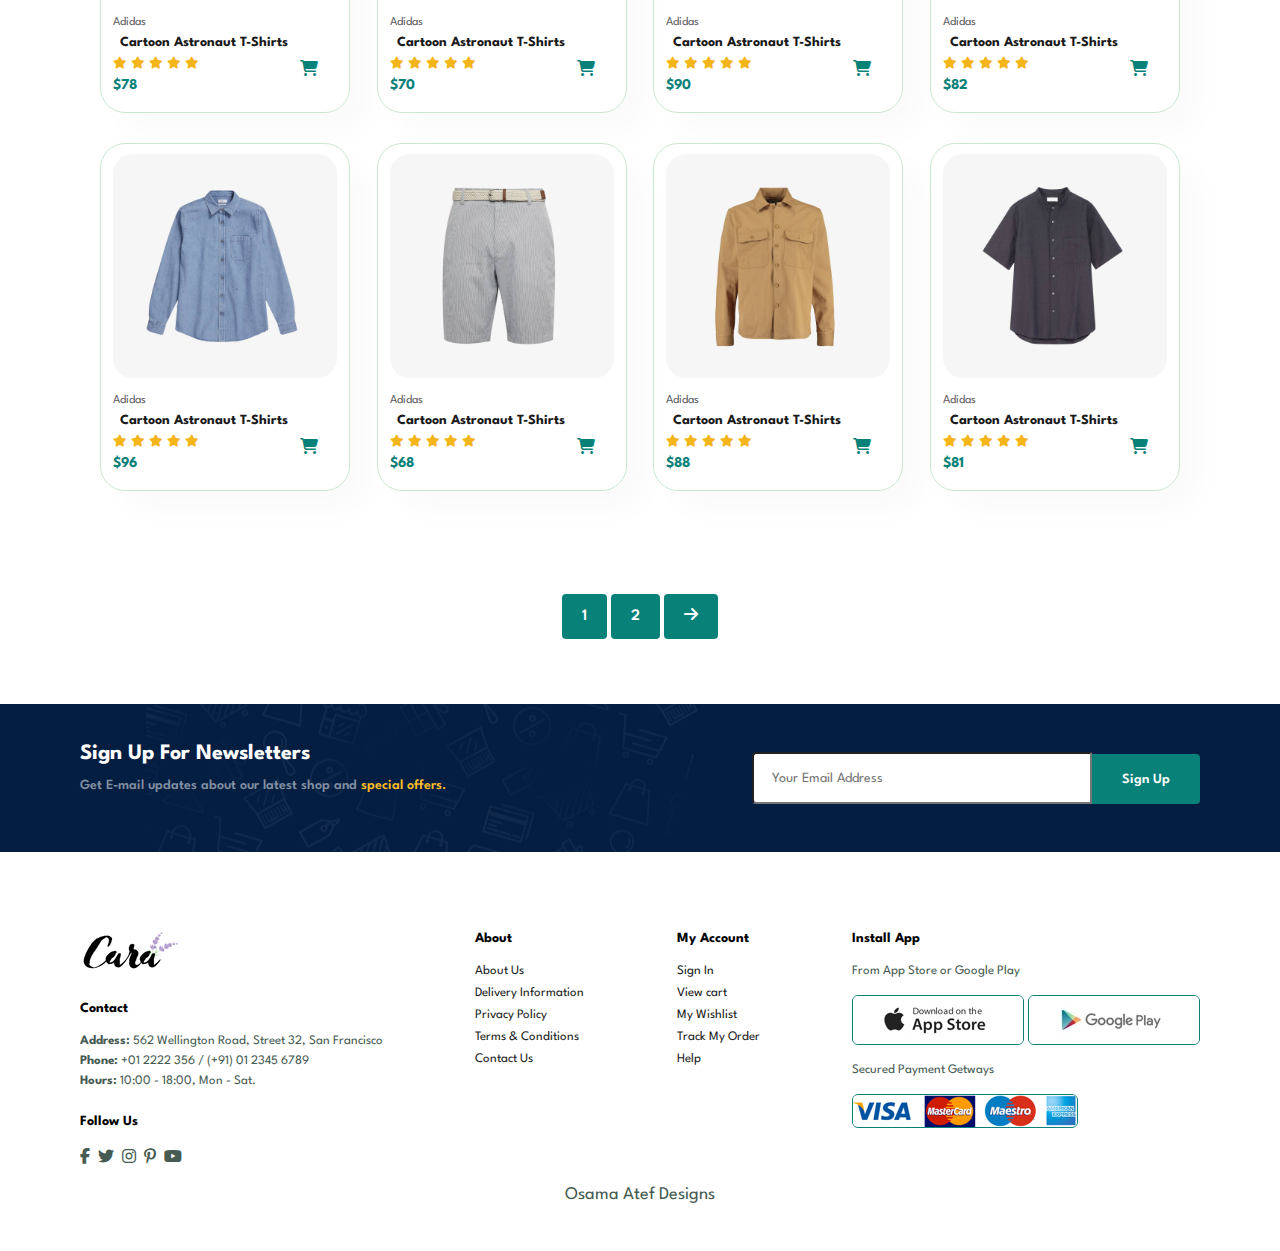
<file: shop.html>
<!DOCTYPE html>
<html lang="en">
<head>
    <meta charset="UTF-8">
    <meta name="viewport" content="width=device-width, initial-scale=1.0">
    <link rel="stylesheet" href="css/style.css">
    <link rel="stylesheet" href="https://cdnjs.cloudflare.com/ajax/libs/font-awesome/6.4.0/css/all.min.css">
    <title>E-commerce</title>
</head>
<body>
    
   <section id="header">
    <a href="#"><img src="img/logo.png" class="logo" alt=""></a>
    <div>
        <ul id="navbar">
        <li>
            <a href="index.html">Home</a>
        </li>
        <li>
            <a href="shop.html" class="active">Shop</a>
        </li>
        <li>
            <a href="blog.html">Blog</a>
        </li>
        <li>
            <a href="about.html">About</a>
        </li>
        <li>
            <a href="contact.html">Contact</a>
        </li>
        <li>
            <a href="cart.html" id="leg-bag">
                <i class="fa-solid fa-bag-shopping fa-flip" style="font-size: 20px;"></i>
              </a>
        </li>
        <a href="#" id="close"><i class="fa-solid fa-xmark"></i></a>
        </ul>
    </div>
    <div id="mobile">
            <a href="#" id="leg-bag">
                <i class="fa-solid fa-bag-shopping fa-flip" style="font-size: 20px;"></i>
              </a>
        <i id="bar" class="fas fa-outdent"></i>
        

    </div>
   </section>

<section id="page-header">
    <style>
        #page-header{
        background-image: url(img/banner/b1.jpg);
        }
    </style>
    <h2>#StayHome</h2>
    <p>Save more with coupons & up to 70% off!</p>
</section>

<section id="product1" class="section-p1">
<div class="pro-container">
<div class="pro" onclick="window.location.href='sproduct.html'">
<img src="img/products/f1.jpg" alt="">
<div class="des">
<span>
Adidas
</span>
<h5>Cartoon Astronaut T-Shirts</h5>
<div class="star">
<i class="fas fa-star"></i>
<i class="fas fa-star"></i>
<i class="fas fa-star"></i>
<i class="fas fa-star"></i>
<i class="fas fa-star"></i>
</div>
<h4>$78</h4>
</div>
<a href="#" class="cart"><i class="fa-solid fa-shopping-cart"></i></a>
    
</div>
<div class="pro">
<img src="img/products/f2.jpg" alt="">
<div class="des">
<span>
Adidas
</span>
<h5>Cartoon Astronaut T-Shirts</h5>
<div class="star">
<i class="fas fa-star"></i>
<i class="fas fa-star"></i>
<i class="fas fa-star"></i>
<i class="fas fa-star"></i>
<i class="fas fa-star"></i>
</div>
<h4>$70</h4>
</div>
<a href="#" class="cart"><i class="fa-solid fa-shopping-cart"></i></a>
        
</div>
<div class="pro">
<img src="img/products/f3.jpg" alt="">
<div class="des">
<span>
Adidas
</span>
<h5>Cartoon Astronaut T-Shirts</h5>
<div class="star">
<i class="fas fa-star"></i>
<i class="fas fa-star"></i>
<i class="fas fa-star"></i>
<i class="fas fa-star"></i>
<i class="fas fa-star"></i>
</div>
<h4>$90</h4>
</div>
<a href="#" class="cart"><i class="fa-solid fa-shopping-cart"></i></a>
</div>
<div class="pro">
<img src="img/products/f4.jpg" alt="">
<div class="des">
<span>
Adidas
</span>
<h5>Cartoon Astronaut T-Shirts</h5>
<div class="star">
<i class="fas fa-star"></i>
<i class="fas fa-star"></i>
<i class="fas fa-star"></i>
<i class="fas fa-star"></i>
<i class="fas fa-star"></i>
</div>
<h4>$82</h4>
</div>
<a href="#" class="cart"><i class="fa-solid fa-shopping-cart"></i></a>         
</div>
<div class="pro">
<img src="img/products/f5.jpg" alt="">
<div class="des">
<span>
Adidas
</span>
<h5>Cartoon Astronaut T-Shirts</h5>
<div class="star">
<i class="fas fa-star"></i>
<i class="fas fa-star"></i>
<i class="fas fa-star"></i>
<i class="fas fa-star"></i>
<i class="fas fa-star"></i>
</div>
<h4>$96</h4>
</div>
<a href="#" class="cart"><i class="fa-solid fa-shopping-cart"></i></a>              
</div>
<div class="pro">
<img src="img/products/f6.jpg" alt="">
<div class="des">
<span>
Adidas
</span>
<h5>Cartoon Astronaut T-Shirts</h5>
<div class="star">
<i class="fas fa-star"></i>
<i class="fas fa-star"></i>
<i class="fas fa-star"></i>
<i class="fas fa-star"></i>
<i class="fas fa-star"></i>
</div>
<h4>$68</h4>
</div>
<a href="#" class="cart"><i class="fa-solid fa-shopping-cart"></i></a>                   
</div>
<div class="pro">
<img src="img/products/f7.jpg" alt="">
<div class="des">
<span>
Adidas
</span>
<h5>Cartoon Astronaut T-Shirts</h5>
<div class="star">
<i class="fas fa-star"></i>
<i class="fas fa-star"></i>
<i class="fas fa-star"></i>
<i class="fas fa-star"></i>
<i class="fas fa-star"></i>
</div>
<h4>$88</h4>
</div>
<a href="#" class="cart"><i class="fa-solid fa-shopping-cart"></i></a>                     
</div>
<div class="pro">
<img src="img/products/f8.jpg" alt="">
<div class="des">
<span>
Adidas
</span>
<h5>Cartoon Astronaut T-Shirts</h5>
<div class="star">
<i class="fas fa-star"></i>
<i class="fas fa-star"></i>
<i class="fas fa-star"></i>
<i class="fas fa-star"></i>
<i class="fas fa-star"></i>
</div>
<h4>$81</h4>
</div>
<a href="#" class="cart"><i class="fa-solid fa-shopping-cart"></i></a>
</div>

<div class="pro">
<img src="img/products/n1.jpg" alt="">
<div class="des">
<span>
Adidas
</span>
<h5>Cartoon Astronaut T-Shirts</h5>
<div class="star">
<i class="fas fa-star"></i>
<i class="fas fa-star"></i>
<i class="fas fa-star"></i>
<i class="fas fa-star"></i>
<i class="fas fa-star"></i>
</div>
<h4>$78</h4>
</div>
<a href="#" class="cart"><i class="fa-solid fa-shopping-cart"></i></a>
     
</div>
<div class="pro">
<img src="img/products/n2.jpg" alt="">
<div class="des">
<span>
Adidas
</span>
<h5>Cartoon Astronaut T-Shirts</h5>
<div class="star">
<i class="fas fa-star"></i>
<i class="fas fa-star"></i>
<i class="fas fa-star"></i>
<i class="fas fa-star"></i>
<i class="fas fa-star"></i>
</div>
<h4>$70</h4>
</div>
<a href="#" class="cart"><i class="fa-solid fa-shopping-cart"></i></a>
         
</div>
<div class="pro">
<img src="img/products/n3.jpg" alt="">
<div class="des">
<span>
Adidas
</span>
<h5>Cartoon Astronaut T-Shirts</h5>
<div class="star">
<i class="fas fa-star"></i>
<i class="fas fa-star"></i>
<i class="fas fa-star"></i>
<i class="fas fa-star"></i>
<i class="fas fa-star"></i>
</div>
<h4>$90</h4>
</div>
<a href="#" class="cart"><i class="fa-solid fa-shopping-cart"></i></a>
             
</div>
<div class="pro">
<img src="img/products/n4.jpg" alt="">
<div class="des">
<span>
Adidas
</span>
<h5>Cartoon Astronaut T-Shirts</h5>
<div class="star">
<i class="fas fa-star"></i>
<i class="fas fa-star"></i>
<i class="fas fa-star"></i>
<i class="fas fa-star"></i>
<i class="fas fa-star"></i>
</div>
<h4>$82</h4>
</div>
<a href="#" class="cart"><i class="fa-solid fa-shopping-cart"></i></a>
                 
</div>
<div class="pro">
<img src="img/products/n5.jpg" alt="">
<div class="des">
<span>
Adidas
</span>
<h5>Cartoon Astronaut T-Shirts</h5>
<div class="star">
<i class="fas fa-star"></i>
<i class="fas fa-star"></i>
<i class="fas fa-star"></i>
<i class="fas fa-star"></i>
<i class="fas fa-star"></i>
</div>
<h4>$96</h4>
</div>
<a href="#" class="cart"><i class="fa-solid fa-shopping-cart"></i></a>              
</div>
<div class="pro">
<img src="img/products/n6.jpg" alt="">
<div class="des">
<span>
Adidas
</span>
<h5>Cartoon Astronaut T-Shirts</h5>
<div class="star">
<i class="fas fa-star"></i>
<i class="fas fa-star"></i>
<i class="fas fa-star"></i>
<i class="fas fa-star"></i>
<i class="fas fa-star"></i>
</div>
<h4>$68</h4>
</div>
<a href="#" class="cart"><i class="fa-solid fa-shopping-cart"></i></a>
                         
</div>
<div class="pro">
<img src="img/products/n7.jpg" alt="">
<div class="des">
<span>
Adidas
</span>
<h5>Cartoon Astronaut T-Shirts</h5>
<div class="star">
<i class="fas fa-star"></i>
<i class="fas fa-star"></i>
<i class="fas fa-star"></i>
<i class="fas fa-star"></i>
<i class="fas fa-star"></i>
</div>
<h4>$88</h4>
</div>
<a href="#" class="cart"><i class="fa-solid fa-shopping-cart"></i></a>
                             
</div>
<div class="pro">
<img src="img/products/n8.jpg" alt="">
<div class="des">
<span>
Adidas
</span>
<h5>Cartoon Astronaut T-Shirts</h5>
<div class="star">
<i class="fas fa-star"></i>
<i class="fas fa-star"></i>
<i class="fas fa-star"></i>
<i class="fas fa-star"></i>
<i class="fas fa-star"></i>
</div>
<h4>$81</h4>
</div>
<a href="#" class="cart"><i class="fa-solid fa-shopping-cart"></i></a>
</div>
</div>
 </section>
 <section id="pagination" class="section-p1">
<a href="#">1</a>
<a href="#">2</a>
<a href="#"><i class="fa-solid fa-arrow-right"></i></a>
   </section>
 <section id="newsletter" class="section-p1 section-m1">
    <style>
        #newsletter{
            background-image: url(img/banner/b14.png);
        }
    </style>
     <div class="newstext">
      <h4>Sign Up For Newsletters</h4>
      <p>Get E-mail updates about our latest shop and <span>special offers.</span></p>
     </div>
     <div class="form">

      <input type="text" placeholder="Your Email Address">
      <button class="normal2">Sign Up</button>
     </div>
 </section>
 <footer class="section-p1">
   <div class="col">
     <img class="logo" src="img/logo.png" alt="">
     <h4>Contact</h4>
     <p><strong>Address: </strong> 562 Wellington Road, Street 32, San Francisco</p>
     <p><strong>Phone: </strong> +01 2222 356 / (+91) 01 2345 6789</p>
     <p><strong>Hours: </strong> 10:00 - 18:00, Mon - Sat.</p>
     <div class="follow">
        <h4>Follow Us</h4>
     <div class="icon">
        <i class="fab fa-facebook-f"></i>
        <i class="fab fa-twitter"></i>
        <i class="fab fa-instagram"></i>
        <i class="fab fa-pinterest-p"></i>
        <i class="fab fa-youtube"></i>
     </div>

     </div>
   </div>
   <div class="col">
       <h4>About</h4>
       <a href="#">About Us</a>
       <a href="#">Delivery Information</a>
       <a href="#">Privacy Policy</a>
       <a href="#">Terms & Conditions</a>
       <a href="#">Contact Us</a>

   </div>
   <div class="col">
    <h4>My Account</h4>
    <a href="#">Sign In</a>
    <a href="#">View cart</a>
    <a href="#">My Wishlist</a>
    <a href="#">Track My Order</a>
    <a href="#">Help</a>

</div>
<div class="col install">
    <h4>Install App</h4>
    <p> From App Store or Google Play</p>
    <div class="row">
        <img src="img/pay/app.jpg" alt="">
        <img src="img/pay/play.jpg" alt="">
        <p> Secured Payment Getways</p>
        <img src="img/pay/pay.png" alt="">
    </div>
</div>
  <div class="copyright">
    <p style="font-size: 18px;">Osama Atef Designs</p>
  </div>
 </footer>
<script src="js/script.js"></script>
</body>
</html>
</file>
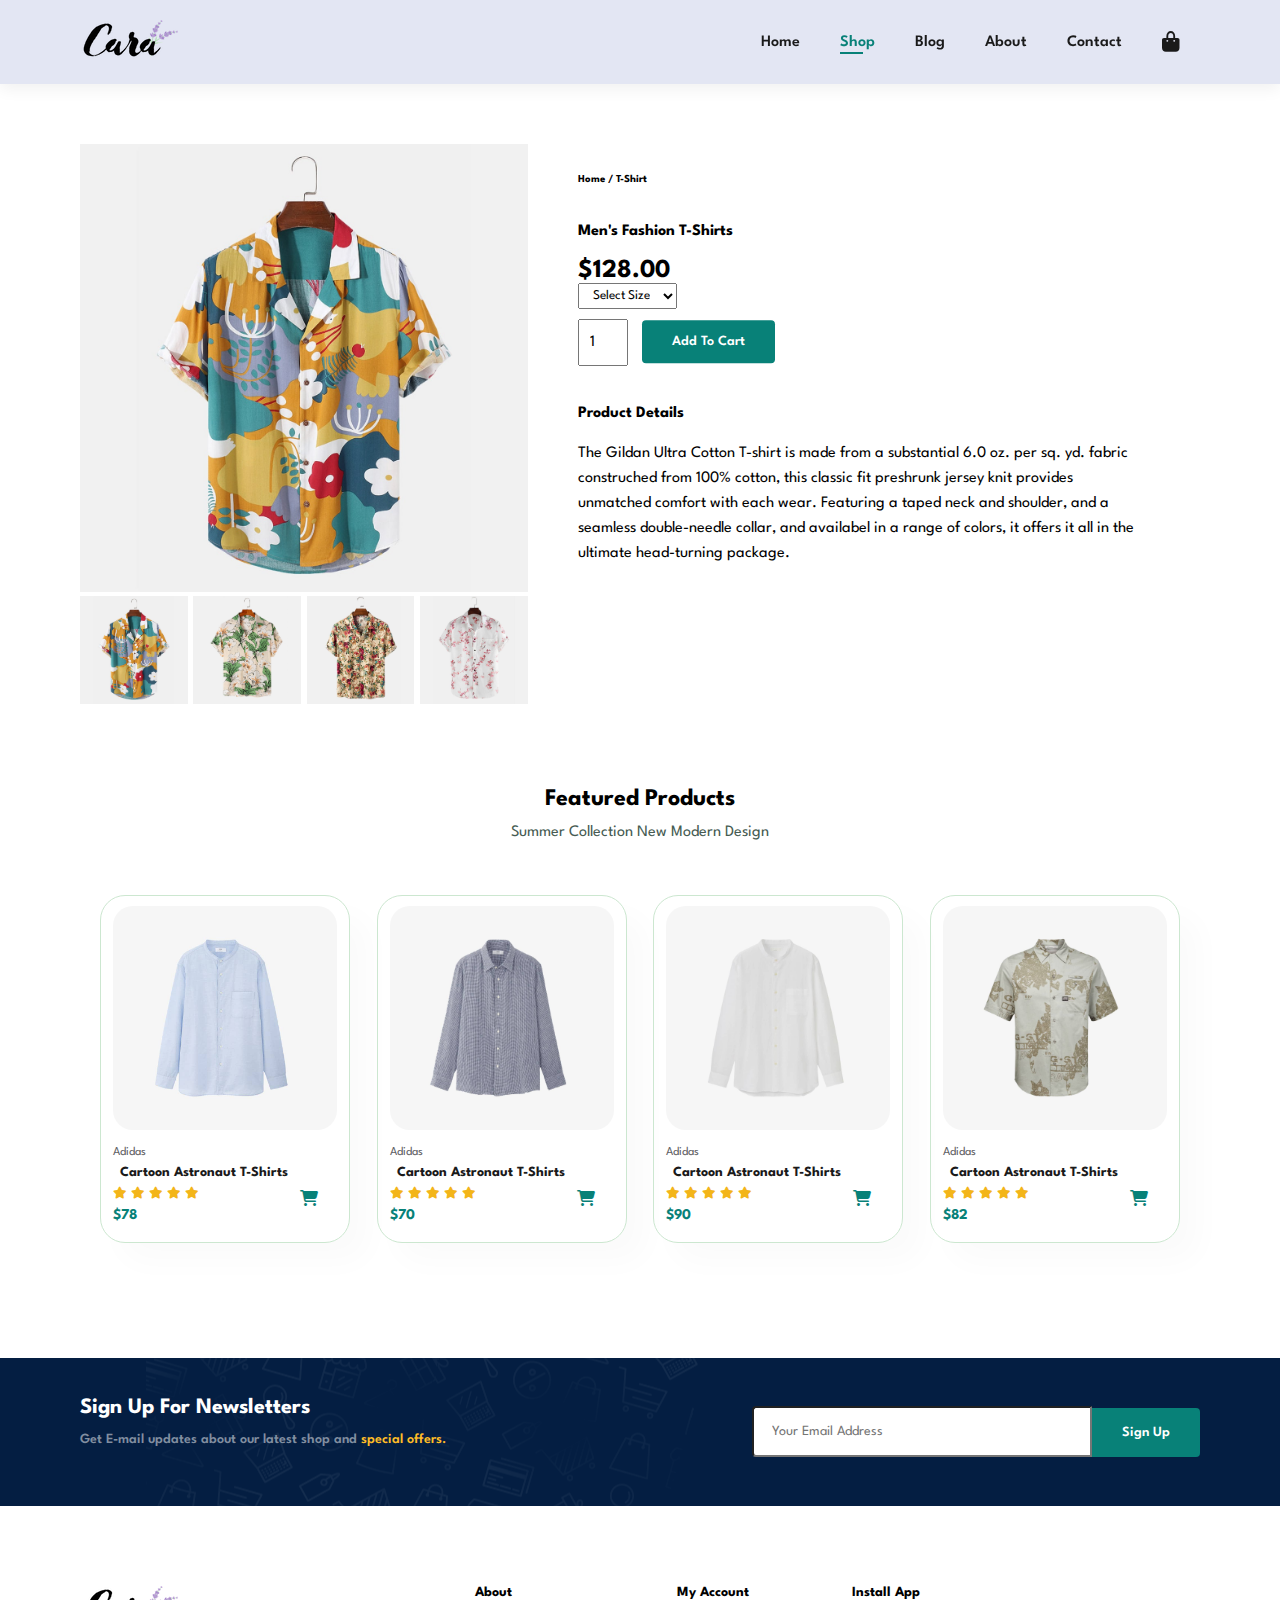
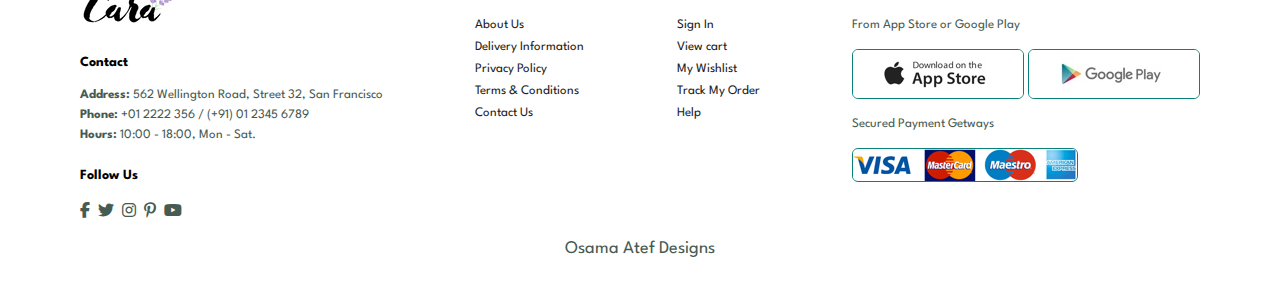
<file: sproduct.html>
<!DOCTYPE html>
<html lang="en">
<head>
    <meta charset="UTF-8">
    <meta name="viewport" content="width=device-width, initial-scale=1.0">
    <link rel="stylesheet" href="css/style.css">
    <link rel="stylesheet" href="https://cdnjs.cloudflare.com/ajax/libs/font-awesome/6.4.0/css/all.min.css">
    <title>E-commerce</title>
</head>
<body>
    
   <section id="header">
    <a href="#"><img src="img/logo.png" class="logo" alt=""></a>
    <div>
        <ul id="navbar">
        <li>
            <a href="index.html">Home</a>
        </li>
        <li>
            <a href="shop.html" class="active">Shop</a>
        </li>
        <li>
            <a href="blog.html">Blog</a>
        </li>
        <li>
            <a href="about.html">About</a>
        </li>
        <li>
            <a href="contact.html">Contact</a>
        </li>
        <li>
            <a href="cart.html" id="leg-bag">
                <i class="fa-solid fa-bag-shopping fa-flip" style="font-size: 20px;"></i>
              </a>
        </li>
        <a href="#" id="close"><i class="fa-solid fa-xmark"></i></a>
        </ul>
    </div>
    <div id="mobile">
            <a href="#" id="leg-bag">
                <i class="fa-solid fa-bag-shopping fa-flip" style="font-size: 20px;"></i>
              </a>
        <i id="bar" class="fas fa-outdent"></i>
        

    </div>
   </section>
<section id="prodetails" class="section-p1">

<div class="single-pro-image">
<img src="img/products/f1.jpg"  width="100%" id="MainImg" alt="">
<div class="small-img-group">
<div class="small-img-col">
<img src="img/products/f1.jpg" width="100%" class="small-img" alt="">
</div>
<div class="small-img-col">
<img src="img/products/f2.jpg" width="100%" class="small-img" alt="">
</div>
<div class="small-img-col">
<img src="img/products/f3.jpg" width="100%" class="small-img" alt="">
</div>
<div class="small-img-col">
<img src="img/products/f4.jpg" width="100%" class="small-img" alt="">
</div>
</div>
 </div>
 <div class="single-pro-details">
   <h6>Home / T-Shirt</h6>
   <h4>Men's Fashion T-Shirts</h4>
   <h2>$128.00</h2>
   <select>
    <option>Select Size</option>
    <option>XL</option>
    <option>XXL</option>
    <option>Small</option>
    <option>Large</option>
   </select>
   <input type="number" value="1"> 
   <button class="normal">Add To Cart</button>
   <h4>Product Details</h4>
   <span>The Gildan Ultra Cotton T-shirt is made from a substantial 6.0 oz.
    per sq. yd. fabric construched from 100%  cotton, this classic fit preshrunk
    jersey knit provides unmatched comfort with each wear. Featuring a taped neck and
    shoulder, and a seamless double-needle collar, and availabel in a range of
    colors, it offers it all in the ultimate head-turning package.
   </span>
 </div>
</section>
<section id="product1" class="section-p1">
    <h2>Featured Products</h2>
    <p>Summer Collection New Modern Design</p>
    <div class="pro-container">
     <div class="pro">
     <img src="img/products/n1.jpg" alt="">
     <div class="des">
         <span>
             Adidas
         </span>
         <h5>Cartoon Astronaut T-Shirts</h5>
         <div class="star">
             <i class="fas fa-star"></i>
             <i class="fas fa-star"></i>
             <i class="fas fa-star"></i>
             <i class="fas fa-star"></i>
             <i class="fas fa-star"></i>
         </div>
         <h4>$78</h4>
     </div>
     <a href="#" class="cart"><i class="fa-solid fa-shopping-cart"></i></a>
     
     </div>
     <div class="pro">
         <img src="img/products/n2.jpg" alt="">
         <div class="des">
             <span>
                 Adidas
             </span>
             <h5>Cartoon Astronaut T-Shirts</h5>
             <div class="star">
                 <i class="fas fa-star"></i>
                 <i class="fas fa-star"></i>
                 <i class="fas fa-star"></i>
                 <i class="fas fa-star"></i>
                 <i class="fas fa-star"></i>
             </div>
             <h4>$70</h4>
         </div>
         <a href="#" class="cart"><i class="fa-solid fa-shopping-cart"></i></a>
         
         </div>
         <div class="pro">
             <img src="img/products/n3.jpg" alt="">
             <div class="des">
                 <span>
                     Adidas
                 </span>
                 <h5>Cartoon Astronaut T-Shirts</h5>
                 <div class="star">
                     <i class="fas fa-star"></i>
                     <i class="fas fa-star"></i>
                     <i class="fas fa-star"></i>
                     <i class="fas fa-star"></i>
                     <i class="fas fa-star"></i>
                 </div>
                 <h4>$90</h4>
             </div>
             <a href="#" class="cart"><i class="fa-solid fa-shopping-cart"></i></a>
             
             </div>
             <div class="pro">
                 <img src="img/products/n4.jpg" alt="">
                 <div class="des">
                     <span>
                         Adidas
                     </span>
                     <h5>Cartoon Astronaut T-Shirts</h5>
                     <div class="star">
                         <i class="fas fa-star"></i>
                         <i class="fas fa-star"></i>
                         <i class="fas fa-star"></i>
                         <i class="fas fa-star"></i>
                         <i class="fas fa-star"></i>
                     </div>
                     <h4>$82</h4>
                 </div>
                 <a href="#" class="cart"><i class="fa-solid fa-shopping-cart"></i></a>
                 
                 </div>
 </section>
 <section id="newsletter" class="section-p1 section-m1">
    <style>
        #newsletter{
            background-image: url(img/banner/b14.png);
        }
    </style>
     <div class="newstext">
      <h4>Sign Up For Newsletters</h4>
      <p>Get E-mail updates about our latest shop and <span>special offers.</span></p>
     </div>
     <div class="form">

      <input type="text" placeholder="Your Email Address">
      <button class="normal2">Sign Up</button>
     </div>
 </section>
 <footer class="section-p1">
   <div class="col">
     <img class="logo" src="img/logo.png" alt="">
     <h4>Contact</h4>
     <p><strong>Address: </strong> 562 Wellington Road, Street 32, San Francisco</p>
     <p><strong>Phone: </strong> +01 2222 356 / (+91) 01 2345 6789</p>
     <p><strong>Hours: </strong> 10:00 - 18:00, Mon - Sat.</p>
     <div class="follow">
        <h4>Follow Us</h4>
     <div class="icon">
        <i class="fab fa-facebook-f"></i>
        <i class="fab fa-twitter"></i>
        <i class="fab fa-instagram"></i>
        <i class="fab fa-pinterest-p"></i>
        <i class="fab fa-youtube"></i>
     </div>

     </div>
   </div>
   <div class="col">
       <h4>About</h4>
       <a href="#">About Us</a>
       <a href="#">Delivery Information</a>
       <a href="#">Privacy Policy</a>
       <a href="#">Terms & Conditions</a>
       <a href="#">Contact Us</a>

   </div>
   <div class="col">
    <h4>My Account</h4>
    <a href="#">Sign In</a>
    <a href="#">View cart</a>
    <a href="#">My Wishlist</a>
    <a href="#">Track My Order</a>
    <a href="#">Help</a>

</div>
<div class="col install">
    <h4>Install App</h4>
    <p> From App Store or Google Play</p>
    <div class="row">
        <img src="img/pay/app.jpg" alt="">
        <img src="img/pay/play.jpg" alt="">
        <p> Secured Payment Getways</p>
        <img src="img/pay/pay.png" alt="">
    </div>
</div>
  <div class="copyright">
    <p style="font-size: 18px;">Osama Atef Designs</p>
  </div>
 </footer>
 <script>
    var MainImg = document.getElementById('MainImg');
    var smallimg = document.getElementsByClassName('small-img');
    
    smallimg[0].onclick = function(){
        MainImg.src = smallimg[0].src;
    }
    smallimg[1].onclick = function(){
        MainImg.src = smallimg[1].src;
    }
    smallimg[2].onclick = function(){
        MainImg.src = smallimg[2].src;
    }
    smallimg[3].onclick = function(){
        MainImg.src = smallimg[3].src;
    }
 </script>
    
    <script src="js/script.js"></script>
</body>
</html>
</file>
<file: css/style.css>
@import url('https://fonts.googleapis.com/css2?family=Spartan:wght@100;200;300;400;500;600;700;800;900&display=swap');

*{
    padding: 0;
    margin: 0;
    box-sizing: border-box;
    font-family: 'Spartan', sans-serif;
}
body{
    width: 100%;
}
/* Header Start */

#header{
display: flex;
align-items: center;
justify-content: space-between;
padding: 20px 80px;
background-color: #E3E6F3;
box-shadow: 0 5px 15px rgba(0, 0, 0, 0.06);
z-index: 999;
position: sticky;
top: 0;
left: 0;
}
#navbar{
    display: flex;
    align-items: center;
    justify-content: center;
    
}
#navbar li{
list-style-type: none;
padding: 0 20px;
position: relative;
}
#navbar li a{
    text-decoration: none;
    font-size: 16px;
    font-weight: 600;
    color: #1a1a1a;
    transition: 0.3s ease; 
}
#navbar li a:hover, #navbar li a.active{
    color: #088178;

}
#navbar li a.active::after, #navbar li a:hover::after{
    content: '';
    width: 30%;
    height: 2px;
    background:#088178;
    position: absolute;
    bottom: -4px;
    left: 20px;

}

#mobile{
display: none;
align-items: center;

}
#close{
  display: none;
}
/* Home Page */

#hero{
height: 90vh;
width: 100%;
background-position: top 25% right 0;
background-size: cover;
padding: 0 80px;
display: flex;
flex-direction: column;
align-items: flex-start;
justify-content: center;
}
#hero h4{
    padding-bottom: 15px;
}
#hero h1{
   color: #088178;
}
#hero button{
 background-color: transparent; 
 color: #088178;
 border: 0;
 padding: 14px 80px 14px 65px;
 background-repeat: no-repeat;
 cursor: pointer;
 font-weight: 700;
 font-size: 15px;

}
p{
    font-size: 16px;
    color: #465b52;
    margin: 15px 0 20px 0;
}
.section-p1{
    padding: 40px 80px;
}
.section-m1{
    margin: 40px 0;
}
.banner-box .white{
    font-size: 15px;
    font-weight: 800;
    padding: 11px 18px;
    color: #fff;
    background-color: transparent;
    cursor: pointer;
    border: 1px solid #fff;
    outline: none;
    transition: 0.2s;

}
button.normal{
    font-size: 14px;
    font-weight: 600;
    padding: 15px 30px;
    color:#000;
    background-color:#fff;
    border-radius: 4px;
    cursor: pointer;
    border: none;
    outline: none;
    transition: 0.2s ease;
   transform: translateY(40%);

}
button.normal:hover{
    background-color: #088178;
    color: #fff;
}
#feature .fe-box{
 width: 160px;
 text-align: center;
 padding: 25px 15px;
 box-shadow: 20px 20px 34px rgba(0, 0, 0, 0.03);
 border: 1px solid #cce7d0;
 border-radius: 4px;
 margin: 15px 0;
}
#feature .fe-box:hover{
    box-shadow: 10px 10px 54px rgba(70, 62, 221, 0.1);
}
#feature .fe-box h6{
    display: inline-block;
    padding: 9px 8px 6px 8px;
    line-height: 1;
    border-radius: 4px;
    color: #088178;
    background-color:#fddde4;
}
#feature .fe-box img{
    width: 100%;
    margin-bottom: 10px;
}
#feature{
    display: flex;
    align-items: center;
    justify-content: space-between;
    flex-wrap: wrap;
    
}
#feature .fe-box:nth-child(2) h6{
  background-color: #cdebbc;
}
#feature .fe-box:nth-child(3) h6{
    background-color: #d1e8f2;
  }
  #feature .fe-box:nth-child(4) h6{
    background-color: #cdd4f8;
  }
  #feature .fe-box:nth-child(5) h6{
    background-color: #f6dbf6;
  }
  #feature .fe-box:nth-child(6) h6{
    background-color: #fff2e5;
  }
  #product1{
    text-align: center;
  }
  #product1 .pro-container{
display: flex;
justify-content: space-between;
padding: 20px;
flex-wrap: wrap;
  }
  
  #product1 .pro{
    width: 23%;
    min-width: 250px;
    padding: 10px 12px;
    border: 1px solid #cce7d0;
    border-radius: 25px;
    cursor: pointer;
    box-shadow: 20px 20px 30px rgba(0, 0, 0, 0.02);
    margin: 15px 0;
    transition: 0.2s ease;
    position: relative;

  }
  #product1 .pro img{
    width: 100%;
    border-radius: 20px;
  }
  #product1 .pro:hover{
    box-shadow: 20px 20px 30px rgba(0, 0, 0, 0.09);

  }
  #product1 .pro .des{
    text-align: start;
    padding: 10px 0;
  }
  #product1 .pro .des span{
    color:#606063;
    font-size: 12px;
  }
  #product1 .pro .des h5{
    padding: 7px;
color:#1a1a1a;
font-size:14px;
  }
  #product1 .pro .des i{
    font-size: 12px;
    color: rgb(243, 181, 25);
  }
  #product1 .pro .des h4{
   padding-top: 7px;
   font-size: 15px;
   font-weight: 700;
   color: #088178;
 }
 #product1 .pro .cart{
    width: 60px;
    height: 60px;
    line-height: 40px;
    border-radius: 50px;
    font-weight: 500;
    color: #088178;
    position: absolute;
    bottom: 1px;
    right: 10px;
 }
#banner{
display: flex;
justify-content: center;
flex-direction: column;
align-items: center;
text-align: center;
width: 100%;
height: 40vh;
background-size: cover;
background-position: center;
}
#banner h4{
    color: #fff;
    font-size: 16px;
}
#banner h2{
    color: #fff;
    font-size: 27px;
    padding: 10px 0;
}
#banner h2 span{
    color: #ef3636;
}
#sm-banner .banner-box{
display: flex;
justify-content: center;
flex-direction: column;
align-items: flex-start;
min-width: 520px;
height: 50vh;
background-size: cover;
background-position: center;
padding: 30px;
}
#sm-banner{
    display: flex;
    justify-content: space-between;
    flex-wrap: wrap;
}
#sm-banner h4{
    color: #fff;
    font-size: 20px;
    font-weight: 500;
}
#sm-banner h2{
    color: #fff;
    font-size: 28px;
    font-weight: 800;
    padding-top: 10px;

}
#sm-banner span{
    color: #fff;
    font-size: 13px;    
    font-weight: 500;
    padding-bottom: 20px;
    padding-top: 15px;
}   
#sm-banner .banner-box:hover button{
  background-color: #088178;
  border: 1px solid #088178;
}
#banner3{
  display: flex;
  justify-content: space-between;
  flex-wrap: wrap;
  padding: 0 80px;
}
#banner3 .banner-box{
  display: flex;
  justify-content: center;
  flex-direction: column;
  align-items: flex-start;
  min-width: 30%;
  height: 30vh;
  background-size: cover;
  background-position: center;
  padding: 20px;
  margin-bottom: 20px;
  }
  #banner3 h2{
    color: #fff;
    font-weight: 900;
    font-size: 18px;
  }
  #banner3 h3{
    color: #ec544e;
    font-weight: 800;
    font-size: 12px;
    margin-top: 10px;
  }
  #newsletter{
    display: flex;
    justify-content: space-between;
    align-items: center;
    flex-wrap: wrap;
    background-repeat: no-repeat;
    background-position: 20% 30%;
    background-color: #041e42;
  }
  #newsletter h4{
    font-size: 22px;
    font-weight: 700;
    color: #fff;
  }
  #newsletter p{
    font-size: 14px;
    font-weight: 600;
    color: #818ea0;
  }
  #newsletter p span{
    color: #ffbd27;
  }
  #newsletter input{
   height:3.65em;
   padding:0 1.25em;
   font-size: 14px;
   width: 100%;
   border: 2 solid transparent;
   border-radius: 4px;
   outline: none;
   border-top-right-radius: 0;
   border-bottom-right-radius: 0;

  }
  #newsletter button{
    background-color: #088178;
    color: #fff;
    white-space: nowrap;
    border-top-left-radius: 0;
    border-bottom-left-radius: 0;
  }
  #newsletter .form{
    display: flex;
    width: 40%;
  }
  #newsletter button.normal2{
    font-size: 14px;
    font-weight: 600;
    padding: 15px 30px;
    color:#000;
    background-color:#088178;
    border-radius: 4px;
    cursor: pointer;
    border: none;
    outline: none;
    transition: 0.3s;
    color: #fff;
    border-top-left-radius: 0;
    border-bottom-left-radius: 0;
}
#newsletter button{
  height: auto;
  margin-top: 2px;
}
footer{
  display: flex;
  flex-wrap: wrap;
  justify-content: space-between;

}
footer .col{
  display: flex;
  flex-direction: column;
align-items: flex-start;
margin-bottom: 20px;
}
footer .logo{
  margin-bottom: 30px;
}
footer h4{
  font-size: 14px;
  padding-bottom: 20px;
}
footer p{
  font-size: 13px;
  margin: 0 0 8px 0;
}
footer a{
  font-size: 13px;
  text-decoration: none;
  color: #222;
  margin-bottom: 10px;
}
footer .follow{
  margin-top: 20px;
}
footer .follow i{
color:#465b52;
padding-right: 4px;
cursor: pointer;
}
footer .install .row img{
  border: 1px solid #088178;
  border-radius: 6px;
  cursor: pointer;
}
footer .install img{
  margin: 10px 0 15px 0;
}
footer .follow i:hover,
footer a:hover{
  color: #088178;
}
footer .copyright{
  width: 100%;
  text-align: center;
  cursor: pointer;
  transition: 0.3s;
}
footer .copyright p:hover{
  color: #088178;
}

/* Start Media Query */
@media (max-width:799px) {
  .section-p1{
    padding: 40px 40px;
}
  #navbar{
    display: flex;
    flex-direction: column;
    align-items: flex-start;
    justify-content: flex-start;
    position: fixed;
    top: 0;
    right: -300px;
    height: 100vh;
    width: 300px;
    background-color: #E3E6F3;
    box-shadow: 0 40px 60px rgba(0, 0, 0, 0.1);
    padding: 80px 0 0 10px;
    transition: 0.3s;
}
#navbar li{
  margin-bottom: 25px;
}
#navbar.active{
  right: 0px;
 }
#mobile{
  display: flex;
  align-items: center;
}
#mobile i{
  color:#1a1a1a;
  font-size: 24px;
  padding-left: 14px;
}
#close{
  display: initial;
  position: absolute;
  top: 30px;
  left: 30px;
  color: #222;
  font-size: 24px;
}
#leg-bag{
  display: none;
}
#hero{
  height: 70vh;
  padding: 0 80px;
background-position: top 30% right 30%;
  }
  #feature {
    
    justify-content: center;
    
}
#feature .fe-box {
  margin: 15px 15px;
}
#product1 .pro-container {
  justify-content: center;
 
}
#product1 .pro{
  margin: 18px;
}
#banner {
  height: 20vh;

}
#sm-banner .banner-box {
  
  min-width: 100%;
  height: 30vh;
}
#banner3 {
  padding: 0 40px;
}
#banner3 .banner-box {
 
  width: 28%;
}
#newsletter .form{
  width: 70%;
}
#form-details{
  padding: 40px;
}
#form-details form{
  width: 50%;
}
}
/* Small Phone */
@media (max-width:477px){
  .section-p1 {
    padding: 20px;
}
  #header {
 padding: 10px 30px;
}
#hero {
  padding: 0 20px;
 background-position: 55% ;
}
#feature .fe-box {
  width: 155px;
  margin: 0 0 15px 0;
}
#feature{
  justify-content: space-between;
}
#product1 .pro {
  width: 100%;
}
#banner {
  height: 40vh;
}
#sm-banner .banner-box {
  height: 40vh;
}
#sm-banner .banner-box2 {
  margin-top: 20px;
}
#banner3 {
  padding: 0 20px;
}
#banner3 .banner-box {
  width: 100%;
}
#newsletter .form{
  width: 100%;
}
#newsletter {
padding: 40px 20px;
}
#prodetails{
  display: flex;
  flex-direction: column;
}
#prodetails .single-pro-image{
  width: 10000%;
  margin-right: 0px;
}
#prodetails .single-pro-details{
  width: 100%;
}
#blog{
  padding: 100px 20px 0 20px;
}
#blog .blog-box{
  display: flex;
  flex-direction: column;
  align-items: flex-start;
}
#blog .blog-img{
  margin-right: 0px;
  width: 100%;
  margin-bottom: 30px;
}
#blog .blog-details{
  width: 100%;
}
#about-head{
  flex-direction: column;
}

#about-head img{
  width: 100%;
  margin-bottom: 20px;
}
#about-head div{
  padding-left: 0px;
}
#about-app .video{
  width: 100%;
}
#contact-details{
  flex-direction: column;
}
#contact-details .details {
  width: 100%;
  margin-bottom: 30px;
}
#contact-details .map{
  width: 100%;
}
#form-details{
  margin:10px;
  padding-left: 30px 10px;
  flex-wrap: wrap;
}
#form-details form{
  width: 100%;
  margin-bottom: 30px;
}
#cart-add {
  flex-direction: column;
}
#coupon {
  width:100%;
}

#subtotal {
  width: 100%;
  margin-bottom: 30x;
  border: 1 solid #e2e9e1;
  padding: 20px;
}
}

/* SHOP PAGE */
#page-header{
width: 100%;
height: 50vh;
background-size:cover;
display: flex;
justify-content: center;
text-align: center;
flex-direction: column;
padding: 14px;
}
#page-header h2, #page-header p{
color: #fff;
}
#pagination{
  text-align: center;
}
#pagination a{
  text-decoration: none;
  padding: 15px 20px;
  background-color: #088178;
  border-radius: 4px;
  color: #fff;
  font-weight: 600;
}
#pagination a i{
  font-size: 16px;
  font-weight: 600;
}

/* Single Product */

#prodetails .single-pro-image{
  width: 40%;
  margin-right: 50px;
}
#prodetails{
  display: flex;
  margin-top: 20px;
}
#prodetails .single-pro-details{
width: 50%;
padding-top: 30px;
}
#prodetails .single-pro-details h4{
  padding: 40px 0 20px 0;
}
#prodetails .single-pro-details h2{
font-size: 26px;
}
#prodetails .single-pro-details select{
 display: block;
 padding: 5px 10px;
 margin-bottom: 10px;
}
#prodetails .single-pro-details input{
  width: 50px;
  height: 47px;
  padding-left: 10px;
  font-size: 16px;
  margin-right: 10px;
}
#prodetails .single-pro-details input:focus{
  outline: none;
}
#prodetails .single-pro-details button{
  background-color: #088178;
  color: #fff;
  transform: translateY(-2%);
}
#prodetails .single-pro-details span{
  line-height: 25px;
}
.small-img-group{
  display: flex;
  justify-content: space-between;
}
.small-img-col{
  flex-basis: 24%;
  cursor: pointer;

}

/* Blog Page */

#blog{
  padding: 150px 150px 0 150px;
}
#blog .blog-box{
  display: flex;
  align-items: center;
  width: 100%;
  position: relative;
  padding-bottom: 90px;
}
#blog .blog-img{
  width: 35%;
  margin-right: 60px;
  cursor: pointer;
}
#blog img{
  width: 100%;
  height: 300px;
  object-fit: cover;
  border-radius: 8px;
}
#blog .blog-details{
  width: 50%;
}
#blog .blog-details h4{
  cursor: pointer;
  color: #088178;
}
#blog .blog-details a{
  text-decoration: none;
  font-size: 11px;
  color: #000;
  font-weight: 700;
  position: relative;
  transition: 0.3s;
}
#blog .blog-details a::after{
  content: '';
  width: 50px;
  height: 1px;
  background-color: #000;
  position: absolute;
  top: 6px;
  right: -60px;
}
#blog .blog-details a:hover{
  color: #088178;
}
#blog .blog-details a:hover::after{
  background-color: #088178;
}
#blog .blog-box h1{
  position: absolute;
  top: -55px;
  left: 0;
  font-size: 70px;
  font-weight: 700;
  color:#c9cbce;
  z-index: -9;
}
/* About Page */

#about-head img{
  width: 50%;
  height: auto;
}
#about-head{
  display: flex;
  align-items: center;
}
#about-head div{
  padding-left: 40px;
}
#about-app{
  text-align: center;
}
#about-app .video{
  width: 70%;
  height: 100%;
  margin: 30px auto 0 auto;
}
#about-app .video video{
  width: 100%;
  height: 100%;
  border-radius: 20px;
}

/* Contact Page */

#contact-details{
  display: flex;
  justify-content: space-between;
  align-items: center;
}
#contact-details .details{
  width: 40%;
}
#contact-details .details span,  #form-details form span{
  font-size: 12px;
}
#contact-details .details h2,  #form-details form h2{
  font-size: 23px;
  line-height: 35px;
  padding: 20px 0;
}
#contact-details .details h3{
  font-size: 16px;
  padding-bottom: 15px;
}
#contact-details .details li{
list-style: none;
display: flex;
padding: 10px 0;
}
#contact-details .details li i{
  font-size: 14px;
  padding-right: 22px;
}
#contact-details .details li p{
  margin: 0;
  font-size: 14px;
}
#contact-details .map{
 width: 55%;
 height: 400px;
}
#contact-details .map iframe{
  width: 100%;
  height: 100%;
  border-radius: 8px;
 }
 #form-details{
  display: flex;
  justify-content: space-between;
  margin: 30px;
  padding: 80px;
  border: 2px solid #e1e1e1;
 }
 #form-details form{
width: 65%;
display: flex;
flex-direction: column;
align-items: flex-start;
 }
 #form-details form input,  #form-details form textarea{
  width: 100%;
  padding: 12px 15px;
  outline: none;
  margin-bottom: 20px;
  border: 1.5px solid #e1e1e1;
 }
 #form-details form button{
  background-color: #088178;
  color: #fff;
 }
 #form-details .people div{
  padding-bottom: 25px;
  display: flex;
  align-items: flex-start;
 }
 #form-details .people div img{
 width: 65px;
 height: 65px;
 object-fit: cover;
 margin-right: 15px;
 }
 #form-details .people div p{
  margin: 0;
  font-size: 13px;
  line-height: 25px;
 }
 #form-details .people div span{
  display: block;
  font-size: 16px;
  font-weight: 600;
  color: #000;
 }

 /* Cart */
 #cart{
  overflow-x: auto;
 }
#cart table{
  width: 100%;
  border-collapse:collapse ;
  table-layout: fixed;
  white-space: nowrap;
}
#cart table img{
width: 70px;
}
#cart table td:nth-child(1){
  width: 100px;
  text-align: center;
}
#cart table td:nth-child(2){
  width: 150px;
  text-align: center;
}
#cart table td:nth-child(3){
  width: 250px;
  text-align: center;
}
#cart table td:nth-child(4),
#cart table td:nth-child(5),
#cart table td:nth-child(6){
  width: 150px;
  text-align: center;
}
#cart table td:nth-child(5) input{
  width: 70px;
  padding:10px 5px 10px 15px ;
}
#cart table thead{
  border: 1px solid #e2e9e1;
  border-left: none;
  border-right: none;
}
#cart table thead td{
  font-weight: 700;
  text-transform: uppercase;
  font-size: 13px;
  padding: 18px 0;
}
#cart table tbody tr td{
padding-top: 15px;
}
#cart table tbody td{
  font-size: 13px;
}
#cart-add{
  display: flex;
  justify-content: space-between;
  flex-wrap: wrap;
}
#coupon{
width: 50%;
margin-bottom: 30px;
}
#coupon h3, #subtotal h3{
  padding-bottom: 15px;
}
#coupon input{
  padding: 10px 20px;
  outline: none;
  width: 60%;
  margin-right: 10px;
  border: 1px solid #e2e9e1;
}
#coupon .normal{
  width: 100px;
}
#coupon button, #subtotal button{
  background-color: #04AA6D;
  color: #fff;
  padding: 12px 20px;
  transform: translateY(-2%);
}
#subtotal{
width: 50%;
margin-bottom: 30x;
border: 1 solid #e2e9e1;padding:30px;
}
#subtotal table{
  border-collapse: collapse;
  width:100%;
  margin-bottom: 20px;
}
#subtotal table td{
  width: 50%;
  border: 1px solid #e2e9e1;
  padding:10px;
  font-size: 13px;
}

 /* Full-width inputs
  input[type=text], input[type=password] {
    width: 100%;
    padding: 15px 20px;
    margin: 8px 0;
    display: inline-block;
    border: 1px solid #ccc;
    box-sizing: border-box;
    border-radius: 8px;
  }
  input[type=text]:hover, input[type=password]:hover{
    border: 2px solid red;

  }
  /* Set a style for all buttons
  button {
    background-color: #04AA6D;
    color: white;
    padding: 14px 20px;
    margin: 8px 0;
    border: none;
    cursor: pointer;
    width: 100%;
    border-radius: 8px;
  }

  .login{
    padding: 20px;
    margin: 5px;
  }
  /* Add a hover effect for buttons
  button:hover {
    opacity: 0.8;
  }
  
  /* Extra style for the cancel button (red)
  .cancelbtn {
    width: auto;
    padding: 10px 18px;
    border-radius: 6px;
    background-color: red;
  }
  
  /* Center the avatar image inside this container
  .imgcontainer {
    text-align: center;
    margin: 24px 0 12px 0;
  }
  
  /* Avatar image 
  img.avatar {
    width: 12%;
    border-radius: 50%;
  }
  /* Add padding to containers
  .container {
    padding: 16px;
  }
  
  /* The "Forgot password" text 
  span.psw {
    float:right;
    padding-top: 16px;
  }
  /*--------------------------------

  .welcome{
font-size: 30px;
font-weight: bold;
overflow: hidden;
}
  .word{
   position: absolute;
   right: 30%;
   top: 8%;
   background-color: rgba(50, 50, 54,0.5);
   height: 80%;
   width: 500px;
   border-radius: 10px;
   text-align: center;
   padding-left: 10px;
   margin: 10px;
   overflow: hidden;
   text-decoration: underline;
letter-spacing: 2px;
text-transform: uppercase;
color: #fff;
  }

  .uname{
    font-size: 14px;
    font-weight: 700;
    position: absolute;
    right: 61%;
    top: 26%;
    border-radius: 8px;
    letter-spacing: 2px; 
    color: #fff;
     
}
  .yname{
    position: absolute;
    left: 31%;
    top:32%;
  }
  .pw{
    font-size: 14px;
    font-weight: 700;
    position: absolute;
    right: 61.5%;
    top:38%;
    border-radius: 8px;
    letter-spacing: 2px;
    padding-top: 12px;
    color: #fff;

  }
  .ypw{
    position: absolute;
    left: 31%;
    top:45%;
  }
  .login2{ 
    font-size: 10px;
    position: absolute;
    right: 55%;
    top: 72%;
    border-radius: 8px;
    margin-top: 10px;
  }
  .container2{
    font-size: 12px;
    position: absolute;
    right: 33%;
    top: 74.5%;
    border-radius: 8px;
    margin-top: 16px;
  }
  .ps{
    font-weight: bold;
  }

.details input .yname, .details input .ypw{
  width: 100%;
  height: 26px;
}

.container2 span{
  font-size: 10;
} */
</file>
